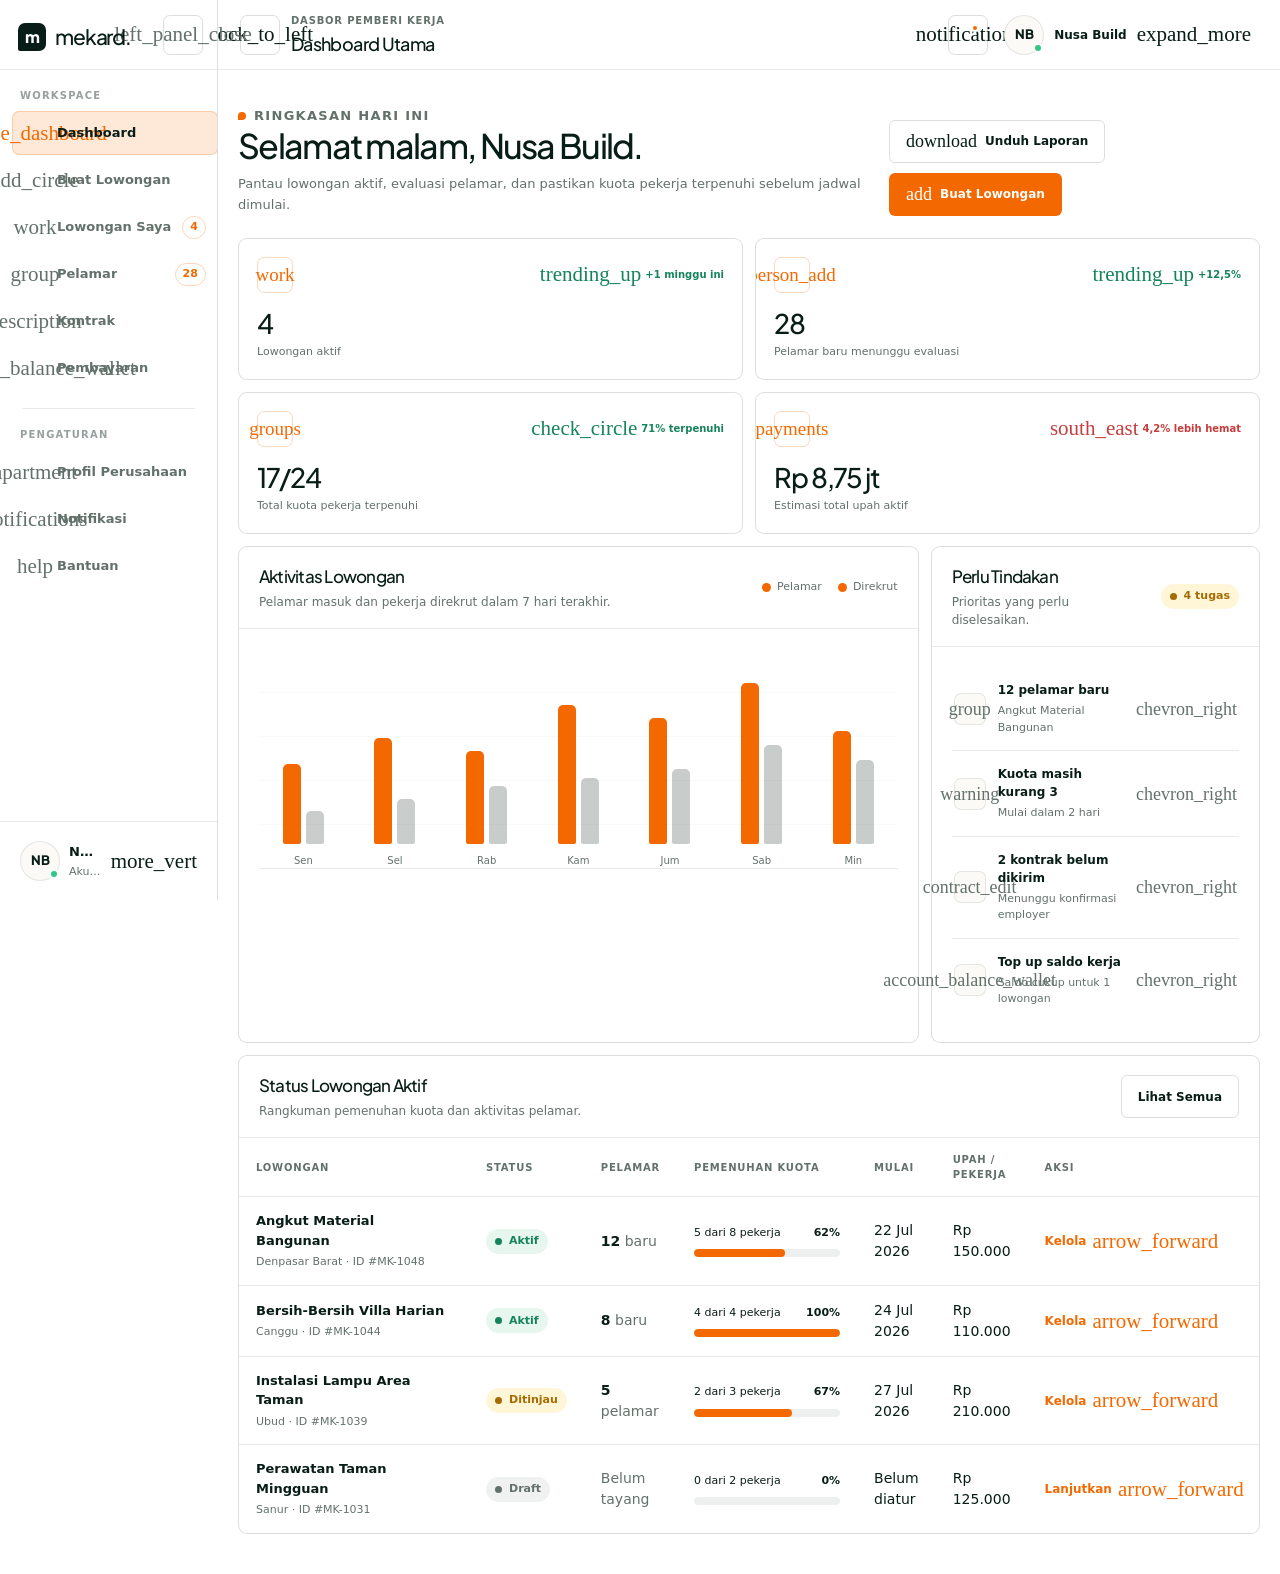
<file: index.html>
<!doctype html>
<html lang="id">
  <head>
    <meta charset="utf-8" />
    <meta name="viewport" content="width=device-width, initial-scale=1" />
    <meta http-equiv="refresh" content="0; url=./employer/dashboard/" />
    <title>Mekard Employer Dashboard</title>
  </head>
  <body>
    <p>Membuka <a href="./employer/dashboard/">Dashboard Pemberi Kerja Mekard</a>...</p>
  </body>
</html>
</file>
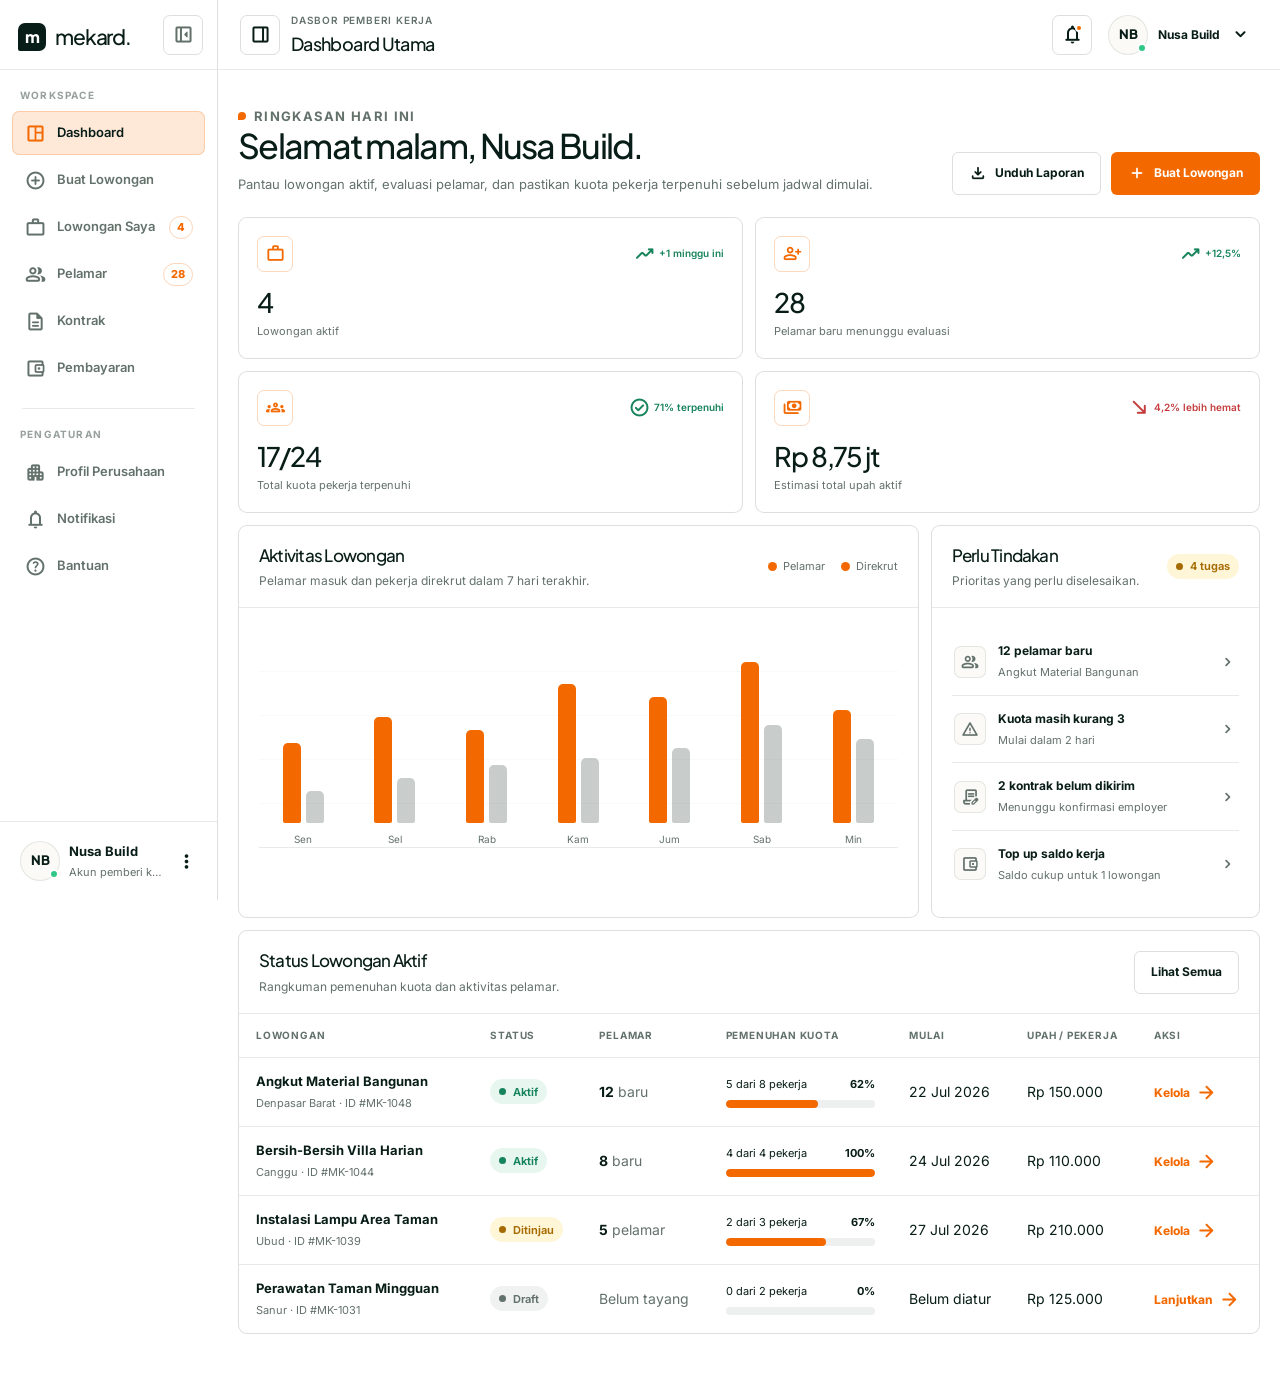
<file: employer/dashboard/index.html>
<!doctype html>
<html lang="id">
  <head>
    <meta charset="utf-8" />
    <meta name="viewport" content="width=device-width, initial-scale=1" />
    <meta name="description" content="Dashboard pemberi kerja Mekard untuk memantau lowongan, pelamar, dan pemenuhan kuota pekerja." />
    <title>Dashboard Pemberi Kerja | Mekard</title>
    <link rel="preconnect" href="https://fonts.googleapis.com" />
    <link rel="preconnect" href="https://fonts.gstatic.com" crossorigin />
    <link href="https://fonts.googleapis.com/css2?family=Inter:wght@400;500;600;700&family=Plus+Jakarta+Sans:wght@500;600;700&family=Material+Symbols+Rounded:opsz,wght,FILL,GRAD@20..48,400,0,0" rel="stylesheet" />
    <link rel="stylesheet" href="../../assets/dashboard.css" />
  </head>
  <body data-sidebar="normal">
    <div class="app-shell">
      <aside class="sidebar" aria-label="Navigasi pemberi kerja">
        <div class="sidebar__header">
          <a class="brand" href="./" aria-label="Mekard Employer">
            <span class="brand__symbol" aria-hidden="true">m</span>
            <span class="brand__word">mekard.</span>
          </a>
          <button class="sidebar__quick-toggle" type="button" data-sidebar-close aria-label="Perkecil sidebar">
            <span class="material-symbols-rounded" aria-hidden="true">left_panel_close</span>
          </button>
        </div>

        <div class="sidebar__content">
          <p class="sidebar__label">Workspace</p>
          <nav class="sidebar__nav">
            <a class="nav-item is-active" href="./" data-tooltip="Dashboard">
              <span class="nav-item__icon material-symbols-rounded" aria-hidden="true">space_dashboard</span>
              <span class="nav-item__text">Dashboard</span>
            </a>
            <a class="nav-item" href="../jobs/create/" data-tooltip="Buat Lowongan">
              <span class="nav-item__icon material-symbols-rounded" aria-hidden="true">add_circle</span>
              <span class="nav-item__text">Buat Lowongan</span>
            </a>
            <a class="nav-item" href="../jobs/123/" data-tooltip="Lowongan Saya">
              <span class="nav-item__icon material-symbols-rounded" aria-hidden="true">work</span>
              <span class="nav-item__text">Lowongan Saya</span>
              <span class="nav-item__badge">4</span>
            </a>
            <a class="nav-item" href="../jobs/123/#applicants" data-tooltip="Pelamar">
              <span class="nav-item__icon material-symbols-rounded" aria-hidden="true">group</span>
              <span class="nav-item__text">Pelamar</span>
              <span class="nav-item__badge">28</span>
            </a>
            <a class="nav-item" href="#" data-tooltip="Kontrak">
              <span class="nav-item__icon material-symbols-rounded" aria-hidden="true">description</span>
              <span class="nav-item__text">Kontrak</span>
            </a>
            <a class="nav-item" href="#" data-tooltip="Pembayaran">
              <span class="nav-item__icon material-symbols-rounded" aria-hidden="true">account_balance_wallet</span>
              <span class="nav-item__text">Pembayaran</span>
            </a>
          </nav>

          <div class="sidebar__divider"></div>
          <p class="sidebar__label">Pengaturan</p>
          <nav class="sidebar__nav">
            <a class="nav-item" href="#" data-tooltip="Profil Perusahaan">
              <span class="nav-item__icon material-symbols-rounded" aria-hidden="true">apartment</span>
              <span class="nav-item__text">Profil Perusahaan</span>
            </a>
            <a class="nav-item" href="#" data-tooltip="Notifikasi">
              <span class="nav-item__icon material-symbols-rounded" aria-hidden="true">notifications</span>
              <span class="nav-item__text">Notifikasi</span>
            </a>
            <a class="nav-item" href="#" data-tooltip="Bantuan">
              <span class="nav-item__icon material-symbols-rounded" aria-hidden="true">help</span>
              <span class="nav-item__text">Bantuan</span>
            </a>
          </nav>
        </div>

        <div class="sidebar__footer">
          <a class="sidebar-profile" href="#profil">
            <span class="avatar">NB</span>
            <span class="sidebar-profile__copy">
              <strong>Nusa Build</strong>
              <span>Akun pemberi kerja</span>
            </span>
            <span class="material-symbols-rounded" aria-hidden="true">more_vert</span>
          </a>
        </div>
      </aside>

      <div class="mobile-overlay" data-mobile-overlay aria-hidden="true"></div>

      <div class="main-shell">
        <header class="topbar">
          <div class="topbar__left">
            <button class="icon-button sidebar-state-button" type="button" data-sidebar-cycle aria-label="Ganti tampilan sidebar" title="Ganti tampilan sidebar">
              <span class="material-symbols-rounded" aria-hidden="true">dock_to_left</span>
            </button>
            <div class="page-heading">
              <span class="page-heading__eyebrow">Dasbor Pemberi Kerja</span>
              <h1>Dashboard Utama</h1>
            </div>
          </div>

          <div class="topbar__right">
            <label class="topbar-search">
              <span class="material-symbols-rounded" aria-hidden="true">search</span>
              <span class="sr-only">Cari lowongan atau pelamar</span>
              <input type="search" placeholder="Cari lowongan atau pelamar..." />
            </label>
            <button class="icon-button notification-dot" type="button" aria-label="Notifikasi" data-demo-action data-demo-title="Notifikasi" data-demo-message="Ada 6 pembaruan baru dari pelamar.">
              <span class="material-symbols-rounded" aria-hidden="true">notifications</span>
            </button>
            <button class="header-profile" type="button" aria-label="Buka profil">
              <span class="avatar">NB</span>
              <span class="header-profile__copy">
                <strong>Nusa Build</strong>
                <span>Pemberi kerja terverifikasi</span>
              </span>
              <span class="material-symbols-rounded" aria-hidden="true">expand_more</span>
            </button>
          </div>
        </header>

        <main class="app-content" id="main-content">
          <section class="content-header" aria-labelledby="welcome-title">
            <div class="content-header__copy">
              <p class="kicker">Ringkasan hari ini</p>
              <h2 id="welcome-title">Selamat malam, Nusa Build.</h2>
              <p>Pantau lowongan aktif, evaluasi pelamar, dan pastikan kuota pekerja terpenuhi sebelum jadwal dimulai.</p>
            </div>
            <div class="content-header__actions">
              <button class="button button--outline" type="button" data-demo-action data-demo-title="Laporan diunduh" data-demo-message="Laporan pemenuhan kuota sedang disiapkan.">
                <span class="material-symbols-rounded" aria-hidden="true">download</span>
                Unduh Laporan
              </button>
              <a class="button button--primary" href="../jobs/create/">
                <span class="material-symbols-rounded" aria-hidden="true">add</span>
                Buat Lowongan
              </a>
            </div>
          </section>

          <section class="stats-grid" aria-label="Statistik utama">
            <article class="card metric-card">
              <div class="metric-card__top">
                <span class="metric-card__icon"><span class="material-symbols-rounded" aria-hidden="true">work</span></span>
                <span class="metric-card__trend"><span class="material-symbols-rounded" aria-hidden="true">trending_up</span> +1 minggu ini</span>
              </div>
              <strong class="metric-card__value">4</strong>
              <span class="metric-card__label">Lowongan aktif</span>
            </article>

            <article class="card metric-card">
              <div class="metric-card__top">
                <span class="metric-card__icon"><span class="material-symbols-rounded" aria-hidden="true">person_add</span></span>
                <span class="metric-card__trend"><span class="material-symbols-rounded" aria-hidden="true">trending_up</span> +12,5%</span>
              </div>
              <strong class="metric-card__value">28</strong>
              <span class="metric-card__label">Pelamar baru menunggu evaluasi</span>
            </article>

            <article class="card metric-card">
              <div class="metric-card__top">
                <span class="metric-card__icon"><span class="material-symbols-rounded" aria-hidden="true">groups</span></span>
                <span class="metric-card__trend"><span class="material-symbols-rounded" aria-hidden="true">check_circle</span> 71% terpenuhi</span>
              </div>
              <strong class="metric-card__value">17/24</strong>
              <span class="metric-card__label">Total kuota pekerja terpenuhi</span>
            </article>

            <article class="card metric-card">
              <div class="metric-card__top">
                <span class="metric-card__icon"><span class="material-symbols-rounded" aria-hidden="true">payments</span></span>
                <span class="metric-card__trend is-down"><span class="material-symbols-rounded" aria-hidden="true">south_east</span> 4,2% lebih hemat</span>
              </div>
              <strong class="metric-card__value">Rp 8,75 jt</strong>
              <span class="metric-card__label">Estimasi total upah aktif</span>
            </article>
          </section>

          <section class="dashboard-grid">
            <article class="card chart-shell">
              <header class="card__header">
                <div class="card__header-copy">
                  <h3 class="card-title">Aktivitas Lowongan</h3>
                  <p>Pelamar masuk dan pekerja direkrut dalam 7 hari terakhir.</p>
                </div>
                <div class="chart-legend" aria-label="Legenda grafik">
                  <span><i></i> Pelamar</span>
                  <span><i></i> Direkrut</span>
                </div>
              </header>
              <div class="card__body">
                <div class="bar-chart" role="img" aria-label="Grafik pelamar dan pekerja direkrut selama tujuh hari">
                  <div class="bar-chart__item"><div class="bar-chart__bars"><span class="bar-chart__bar" style="height: 44%"></span><span class="bar-chart__bar bar-chart__bar--secondary" style="height: 18%"></span></div><span class="bar-chart__label">Sen</span></div>
                  <div class="bar-chart__item"><div class="bar-chart__bars"><span class="bar-chart__bar" style="height: 58%"></span><span class="bar-chart__bar bar-chart__bar--secondary" style="height: 25%"></span></div><span class="bar-chart__label">Sel</span></div>
                  <div class="bar-chart__item"><div class="bar-chart__bars"><span class="bar-chart__bar" style="height: 51%"></span><span class="bar-chart__bar bar-chart__bar--secondary" style="height: 32%"></span></div><span class="bar-chart__label">Rab</span></div>
                  <div class="bar-chart__item"><div class="bar-chart__bars"><span class="bar-chart__bar" style="height: 76%"></span><span class="bar-chart__bar bar-chart__bar--secondary" style="height: 36%"></span></div><span class="bar-chart__label">Kam</span></div>
                  <div class="bar-chart__item"><div class="bar-chart__bars"><span class="bar-chart__bar" style="height: 69%"></span><span class="bar-chart__bar bar-chart__bar--secondary" style="height: 41%"></span></div><span class="bar-chart__label">Jum</span></div>
                  <div class="bar-chart__item"><div class="bar-chart__bars"><span class="bar-chart__bar" style="height: 88%"></span><span class="bar-chart__bar bar-chart__bar--secondary" style="height: 54%"></span></div><span class="bar-chart__label">Sab</span></div>
                  <div class="bar-chart__item"><div class="bar-chart__bars"><span class="bar-chart__bar" style="height: 62%"></span><span class="bar-chart__bar bar-chart__bar--secondary" style="height: 46%"></span></div><span class="bar-chart__label">Min</span></div>
                </div>
              </div>
            </article>

            <aside class="card">
              <header class="card__header">
                <div class="card__header-copy">
                  <h3 class="card-title">Perlu Tindakan</h3>
                  <p>Prioritas yang perlu diselesaikan.</p>
                </div>
                <span class="status status--pending">4 tugas</span>
              </header>
              <div class="card__body">
                <div class="action-list">
                  <a class="action-item" href="../jobs/123/">
                    <span class="action-item__icon material-symbols-rounded" aria-hidden="true">group</span>
                    <span class="action-item__copy"><strong>12 pelamar baru</strong><span>Angkut Material Bangunan</span></span>
                    <span class="material-symbols-rounded" aria-hidden="true">chevron_right</span>
                  </a>
                  <a class="action-item" href="../jobs/123/">
                    <span class="action-item__icon material-symbols-rounded" aria-hidden="true">warning</span>
                    <span class="action-item__copy"><strong>Kuota masih kurang 3</strong><span>Mulai dalam 2 hari</span></span>
                    <span class="material-symbols-rounded" aria-hidden="true">chevron_right</span>
                  </a>
                  <a class="action-item" href="#">
                    <span class="action-item__icon material-symbols-rounded" aria-hidden="true">contract_edit</span>
                    <span class="action-item__copy"><strong>2 kontrak belum dikirim</strong><span>Menunggu konfirmasi employer</span></span>
                    <span class="material-symbols-rounded" aria-hidden="true">chevron_right</span>
                  </a>
                  <a class="action-item" href="#">
                    <span class="action-item__icon material-symbols-rounded" aria-hidden="true">account_balance_wallet</span>
                    <span class="action-item__copy"><strong>Top up saldo kerja</strong><span>Saldo cukup untuk 1 lowongan</span></span>
                    <span class="material-symbols-rounded" aria-hidden="true">chevron_right</span>
                  </a>
                </div>
              </div>
            </aside>
          </section>

          <section class="card table-card" aria-labelledby="jobs-table-title">
            <header class="card__header">
              <div class="card__header-copy">
                <h3 class="card-title" id="jobs-table-title">Status Lowongan Aktif</h3>
                <p>Rangkuman pemenuhan kuota dan aktivitas pelamar.</p>
              </div>
              <a class="button button--outline button--small" href="../jobs/123/">Lihat Semua</a>
            </header>
            <div class="table-scroll">
              <table class="data-table">
                <thead>
                  <tr>
                    <th>Lowongan</th>
                    <th>Status</th>
                    <th>Pelamar</th>
                    <th>Pemenuhan kuota</th>
                    <th>Mulai</th>
                    <th>Upah / pekerja</th>
                    <th>Aksi</th>
                  </tr>
                </thead>
                <tbody>
                  <tr>
                    <td class="job-cell"><strong>Angkut Material Bangunan</strong><span>Denpasar Barat · ID #MK-1048</span></td>
                    <td><span class="status status--active">Aktif</span></td>
                    <td><strong>12</strong> <span class="muted">baru</span></td>
                    <td class="quota-cell"><div class="quota-cell__top"><span>5 dari 8 pekerja</span><strong>62%</strong></div><div class="progress"><div class="progress__bar" style="width: 62%"></div></div></td>
                    <td>22 Jul 2026</td>
                    <td>Rp 150.000</td>
                    <td><a class="table-link" href="../jobs/123/">Kelola <span class="material-symbols-rounded" aria-hidden="true">arrow_forward</span></a></td>
                  </tr>
                  <tr>
                    <td class="job-cell"><strong>Bersih-Bersih Villa Harian</strong><span>Canggu · ID #MK-1044</span></td>
                    <td><span class="status status--active">Aktif</span></td>
                    <td><strong>8</strong> <span class="muted">baru</span></td>
                    <td class="quota-cell"><div class="quota-cell__top"><span>4 dari 4 pekerja</span><strong>100%</strong></div><div class="progress"><div class="progress__bar" style="width: 100%"></div></div></td>
                    <td>24 Jul 2026</td>
                    <td>Rp 110.000</td>
                    <td><a class="table-link" href="../jobs/123/">Kelola <span class="material-symbols-rounded" aria-hidden="true">arrow_forward</span></a></td>
                  </tr>
                  <tr>
                    <td class="job-cell"><strong>Instalasi Lampu Area Taman</strong><span>Ubud · ID #MK-1039</span></td>
                    <td><span class="status status--pending">Ditinjau</span></td>
                    <td><strong>5</strong> <span class="muted">pelamar</span></td>
                    <td class="quota-cell"><div class="quota-cell__top"><span>2 dari 3 pekerja</span><strong>67%</strong></div><div class="progress"><div class="progress__bar" style="width: 67%"></div></div></td>
                    <td>27 Jul 2026</td>
                    <td>Rp 210.000</td>
                    <td><a class="table-link" href="../jobs/123/">Kelola <span class="material-symbols-rounded" aria-hidden="true">arrow_forward</span></a></td>
                  </tr>
                  <tr>
                    <td class="job-cell"><strong>Perawatan Taman Mingguan</strong><span>Sanur · ID #MK-1031</span></td>
                    <td><span class="status status--draft">Draft</span></td>
                    <td><span class="muted">Belum tayang</span></td>
                    <td class="quota-cell"><div class="quota-cell__top"><span>0 dari 2 pekerja</span><strong>0%</strong></div><div class="progress"><div class="progress__bar" style="width: 0%"></div></div></td>
                    <td>Belum diatur</td>
                    <td>Rp 125.000</td>
                    <td><a class="table-link" href="../jobs/create/">Lanjutkan <span class="material-symbols-rounded" aria-hidden="true">arrow_forward</span></a></td>
                  </tr>
                </tbody>
              </table>
            </div>
          </section>
        </main>
      </div>
    </div>

    <div class="toast-region" data-toast-region aria-live="polite"></div>
    <script src="../../assets/dashboard.js"></script>
  </body>
</html>
</file>
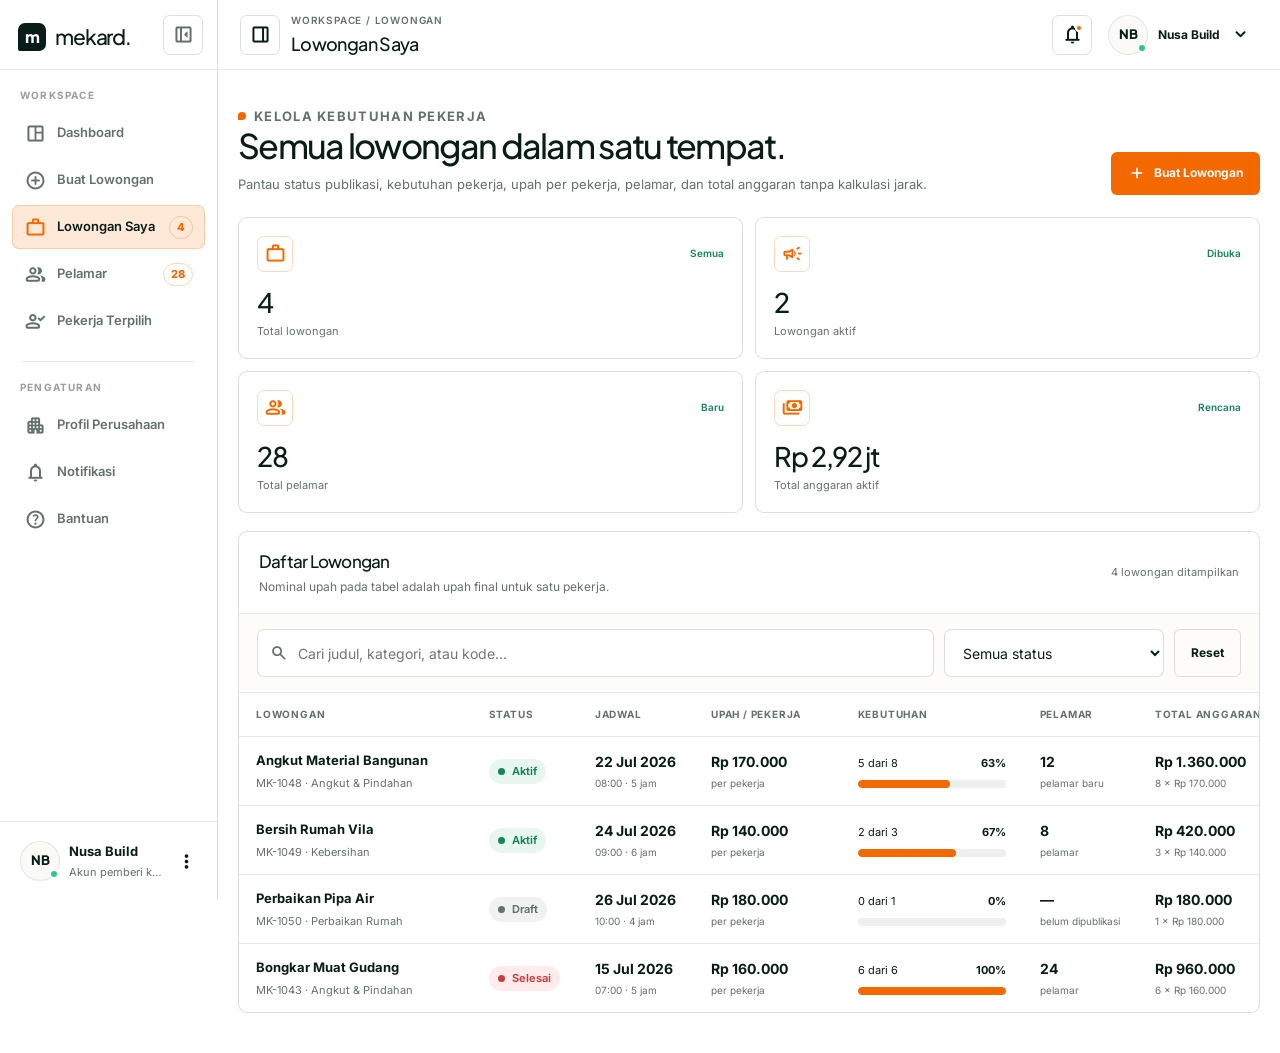
<file: employer/jobs/index.html>
<!doctype html>
<html lang="id">
<head>
  <meta charset="utf-8"/>
  <meta content="width=device-width, initial-scale=1" name="viewport"/>
  <meta content="Daftar lowongan pemberi kerja dengan status, upah per pekerja, kebutuhan, pelamar, dan total anggaran." name="description"/>
  <title>Lowongan Saya | Mekard Pemberi Kerja</title>
  <link href="https://fonts.googleapis.com" rel="preconnect"/>
  <link crossorigin="" href="https://fonts.gstatic.com" rel="preconnect"/>
  <link href="https://fonts.googleapis.com/css2?family=Inter:wght@400;500;600;700&amp;family=Plus+Jakarta+Sans:wght@500;600;700&amp;family=Material+Symbols+Rounded:opsz,wght,FILL,GRAD@20..48,400,0,0" rel="stylesheet"/>
  <link href="../../assets/dashboard.css" rel="stylesheet"/>
</head>
<body data-sidebar="normal">
<div class="app-shell">
  <aside aria-label="Navigasi pemberi kerja" class="sidebar">
    <div class="sidebar__header">
      <a aria-label="Mekard, buka dashboard pemberi kerja" class="brand" href="../dashboard/">
        <span aria-hidden="true" class="brand__symbol">m</span><span class="brand__word">mekard.</span>
      </a>
      <button aria-label="Perkecil sidebar" class="sidebar__quick-toggle" data-sidebar-close="" type="button"><span aria-hidden="true" class="material-symbols-rounded">left_panel_close</span></button>
    </div>
    <div class="sidebar__content">
      <p class="sidebar__label">Workspace</p>
      <nav class="sidebar__nav">
        <a class="nav-item" data-tooltip="Dashboard" href="../dashboard/"><span aria-hidden="true" class="nav-item__icon material-symbols-rounded">space_dashboard</span><span class="nav-item__text">Dashboard</span></a>
        <a class="nav-item" data-tooltip="Buat Lowongan" href="create/"><span aria-hidden="true" class="nav-item__icon material-symbols-rounded">add_circle</span><span class="nav-item__text">Buat Lowongan</span></a>
        <a class="nav-item is-active" data-tooltip="Lowongan Saya" href="./"><span aria-hidden="true" class="nav-item__icon material-symbols-rounded">work</span><span class="nav-item__text">Lowongan Saya</span><span class="nav-item__badge">4</span></a>
        <a class="nav-item" data-tooltip="Pelamar" href="123/#applicants"><span aria-hidden="true" class="nav-item__icon material-symbols-rounded">group</span><span class="nav-item__text">Pelamar</span><span class="nav-item__badge">28</span></a>
        <a class="nav-item" data-tooltip="Pekerja Terpilih" href="123/#applicants"><span aria-hidden="true" class="nav-item__icon material-symbols-rounded">person_check</span><span class="nav-item__text">Pekerja Terpilih</span></a>
      </nav>
      <div class="sidebar__divider"></div>
      <p class="sidebar__label">Pengaturan</p>
      <nav class="sidebar__nav">
        <a class="nav-item" data-tooltip="Profil Perusahaan" href="#"><span aria-hidden="true" class="nav-item__icon material-symbols-rounded">apartment</span><span class="nav-item__text">Profil Perusahaan</span></a>
        <a class="nav-item" data-tooltip="Notifikasi" href="#"><span aria-hidden="true" class="nav-item__icon material-symbols-rounded">notifications</span><span class="nav-item__text">Notifikasi</span></a>
        <a class="nav-item" data-tooltip="Bantuan" href="#"><span aria-hidden="true" class="nav-item__icon material-symbols-rounded">help</span><span class="nav-item__text">Bantuan</span></a>
      </nav>
    </div>
    <div class="sidebar__footer"><a class="sidebar-profile" href="#profil"><span class="avatar">NB</span><span class="sidebar-profile__copy"><strong>Nusa Build</strong><span>Akun pemberi kerja</span></span><span aria-hidden="true" class="material-symbols-rounded">more_vert</span></a></div>
  </aside>
  <div aria-hidden="true" class="mobile-overlay" data-mobile-overlay=""></div>
  <div class="main-shell">
    <header class="topbar">
      <div class="topbar__left">
        <button aria-label="Ganti tampilan sidebar" class="icon-button sidebar-state-button" data-sidebar-cycle="" title="Ganti tampilan sidebar" type="button"><span aria-hidden="true" class="material-symbols-rounded">dock_to_left</span></button>
        <div class="page-heading"><span class="page-heading__eyebrow">Workspace / Lowongan</span><h1>Lowongan Saya</h1></div>
      </div>
      <div class="topbar__right">
        <button aria-label="Notifikasi" class="icon-button notification-dot" data-demo-action="" data-demo-message="12 pelamar baru menunggu ditinjau." data-demo-title="Notifikasi" type="button"><span aria-hidden="true" class="material-symbols-rounded">notifications</span></button>
        <button aria-label="Buka profil" class="header-profile" type="button"><span class="avatar">NB</span><span class="header-profile__copy"><strong>Nusa Build</strong><span>Pemberi kerja terverifikasi</span></span><span aria-hidden="true" class="material-symbols-rounded">expand_more</span></button>
      </div>
    </header>
    <main class="app-content" id="main-content">
      <section class="content-header">
        <div class="content-header__copy">
          <p class="kicker">Kelola kebutuhan pekerja</p>
          <h2>Semua lowongan dalam satu tempat.</h2>
          <p>Pantau status publikasi, kebutuhan pekerja, upah per pekerja, pelamar, dan total anggaran tanpa kalkulasi jarak.</p>
        </div>
        <div class="content-header__actions">
          <a class="button button--primary" href="create/"><span aria-hidden="true" class="material-symbols-rounded">add</span> Buat Lowongan</a>
        </div>
      </section>

      <section aria-label="Ringkasan lowongan" class="stats-grid job-list-stats">
        <article class="card metric-card"><div class="metric-card__top"><span class="metric-card__icon material-symbols-rounded">work</span><span class="metric-card__trend">Semua</span></div><strong class="metric-card__value">4</strong><span class="metric-card__label">Total lowongan</span></article>
        <article class="card metric-card"><div class="metric-card__top"><span class="metric-card__icon material-symbols-rounded">campaign</span><span class="metric-card__trend">Dibuka</span></div><strong class="metric-card__value">2</strong><span class="metric-card__label">Lowongan aktif</span></article>
        <article class="card metric-card"><div class="metric-card__top"><span class="metric-card__icon material-symbols-rounded">group</span><span class="metric-card__trend">Baru</span></div><strong class="metric-card__value">28</strong><span class="metric-card__label">Total pelamar</span></article>
        <article class="card metric-card"><div class="metric-card__top"><span class="metric-card__icon material-symbols-rounded">payments</span><span class="metric-card__trend">Rencana</span></div><strong class="metric-card__value">Rp 2,92 jt</strong><span class="metric-card__label">Total anggaran aktif</span></article>
      </section>

      <section class="card table-card job-list-card">
        <header class="card__header job-list-header">
          <div class="card__header-copy"><h3 class="card-title">Daftar Lowongan</h3><p>Nominal upah pada tabel adalah upah final untuk satu pekerja.</p></div>
          <div class="inline-actions"><span class="muted" data-job-result>4 lowongan ditampilkan</span></div>
        </header>
        <div class="job-list-toolbar">
          <label class="filter-input"><span aria-hidden="true" class="material-symbols-rounded">search</span><span class="sr-only">Cari lowongan</span><input class="input" data-job-search placeholder="Cari judul, kategori, atau kode..." type="search"/></label>
          <label><span class="sr-only">Filter status</span><select class="select" data-job-status><option value="all">Semua status</option><option value="active">Aktif</option><option value="draft">Draft</option><option value="paused">Dijeda</option><option value="completed">Selesai</option></select></label>
          <button class="button button--outline" data-job-reset type="button">Reset</button>
        </div>
        <div class="table-scroll">
          <table class="data-table job-list-table">
            <thead><tr><th>Lowongan</th><th>Status</th><th>Jadwal</th><th>Upah / pekerja</th><th>Kebutuhan</th><th>Pelamar</th><th>Total anggaran</th><th>Aksi</th></tr></thead>
            <tbody>
              <tr data-job-row data-job-status-value="active" data-job-search-value="angkut material bangunan angkut pindahan mk-1048 denpasar">
                <td class="job-cell"><strong>Angkut Material Bangunan</strong><span>MK-1048 · Angkut &amp; Pindahan</span></td>
                <td><span class="status status--active">Aktif</span></td>
                <td><strong>22 Jul 2026</strong><span class="table-meta">08:00 · 5 jam</span></td>
                <td class="wage-cell"><strong>Rp 170.000</strong><span>per pekerja</span></td>
                <td class="quota-cell"><div class="quota-cell__top"><span>5 dari 8</span><strong>63%</strong></div><div class="progress"><div class="progress__bar" style="width:62.5%"></div></div></td>
                <td><strong>12</strong><span class="table-meta">pelamar baru</span></td>
                <td class="budget-cell"><strong>Rp 1.360.000</strong><span>8 × Rp 170.000</span></td>
                <td><div class="job-table-actions"><a class="table-link" href="123/">Kelola <span aria-hidden="true" class="material-symbols-rounded">arrow_forward</span></a></div></td>
              </tr>
              <tr data-job-row data-job-status-value="active" data-job-search-value="bersih rumah vila kebersihan mk-1049 ubud">
                <td class="job-cell"><strong>Bersih Rumah Vila</strong><span>MK-1049 · Kebersihan</span></td>
                <td><span class="status status--active">Aktif</span></td>
                <td><strong>24 Jul 2026</strong><span class="table-meta">09:00 · 6 jam</span></td>
                <td class="wage-cell"><strong>Rp 140.000</strong><span>per pekerja</span></td>
                <td class="quota-cell"><div class="quota-cell__top"><span>2 dari 3</span><strong>67%</strong></div><div class="progress"><div class="progress__bar" style="width:66.7%"></div></div></td>
                <td><strong>8</strong><span class="table-meta">pelamar</span></td>
                <td class="budget-cell"><strong>Rp 420.000</strong><span>3 × Rp 140.000</span></td>
                <td><div class="job-table-actions"><a class="table-link" href="123/">Kelola <span aria-hidden="true" class="material-symbols-rounded">arrow_forward</span></a></div></td>
              </tr>
              <tr data-job-row data-job-status-value="draft" data-job-search-value="perbaikan pipa air perbaikan rumah mk-1050 sanur">
                <td class="job-cell"><strong>Perbaikan Pipa Air</strong><span>MK-1050 · Perbaikan Rumah</span></td>
                <td><span class="status status--draft">Draft</span></td>
                <td><strong>26 Jul 2026</strong><span class="table-meta">10:00 · 4 jam</span></td>
                <td class="wage-cell"><strong>Rp 180.000</strong><span>per pekerja</span></td>
                <td class="quota-cell"><div class="quota-cell__top"><span>0 dari 1</span><strong>0%</strong></div><div class="progress"><div class="progress__bar" style="width:0%"></div></div></td>
                <td><strong>—</strong><span class="table-meta">belum dipublikasi</span></td>
                <td class="budget-cell"><strong>Rp 180.000</strong><span>1 × Rp 180.000</span></td>
                <td><div class="job-table-actions"><a class="table-link" href="create/">Lanjutkan <span aria-hidden="true" class="material-symbols-rounded">edit</span></a></div></td>
              </tr>
              <tr data-job-row data-job-status-value="completed" data-job-search-value="bongkar muat gudang angkut pindahan mk-1043 denpasar">
                <td class="job-cell"><strong>Bongkar Muat Gudang</strong><span>MK-1043 · Angkut &amp; Pindahan</span></td>
                <td><span class="status status--closed">Selesai</span></td>
                <td><strong>15 Jul 2026</strong><span class="table-meta">07:00 · 5 jam</span></td>
                <td class="wage-cell"><strong>Rp 160.000</strong><span>per pekerja</span></td>
                <td class="quota-cell"><div class="quota-cell__top"><span>6 dari 6</span><strong>100%</strong></div><div class="progress"><div class="progress__bar" style="width:100%"></div></div></td>
                <td><strong>24</strong><span class="table-meta">pelamar</span></td>
                <td class="budget-cell"><strong>Rp 960.000</strong><span>6 × Rp 160.000</span></td>
                <td><div class="job-table-actions"><a class="table-link" href="123/">Lihat catatan <span aria-hidden="true" class="material-symbols-rounded">description</span></a></div></td>
              </tr>
            </tbody>
          </table>
        </div>
        <div class="job-list-empty" data-job-empty hidden><span aria-hidden="true" class="material-symbols-rounded">search_off</span><strong>Lowongan tidak ditemukan</strong><span>Coba ubah kata pencarian atau filter status.</span></div>
      </section>
    </main>
  </div>
</div>
<div aria-live="polite" class="toast-region" data-toast-region></div>
<script src="../../assets/dashboard.js"></script>
</body>
</html>
</file>
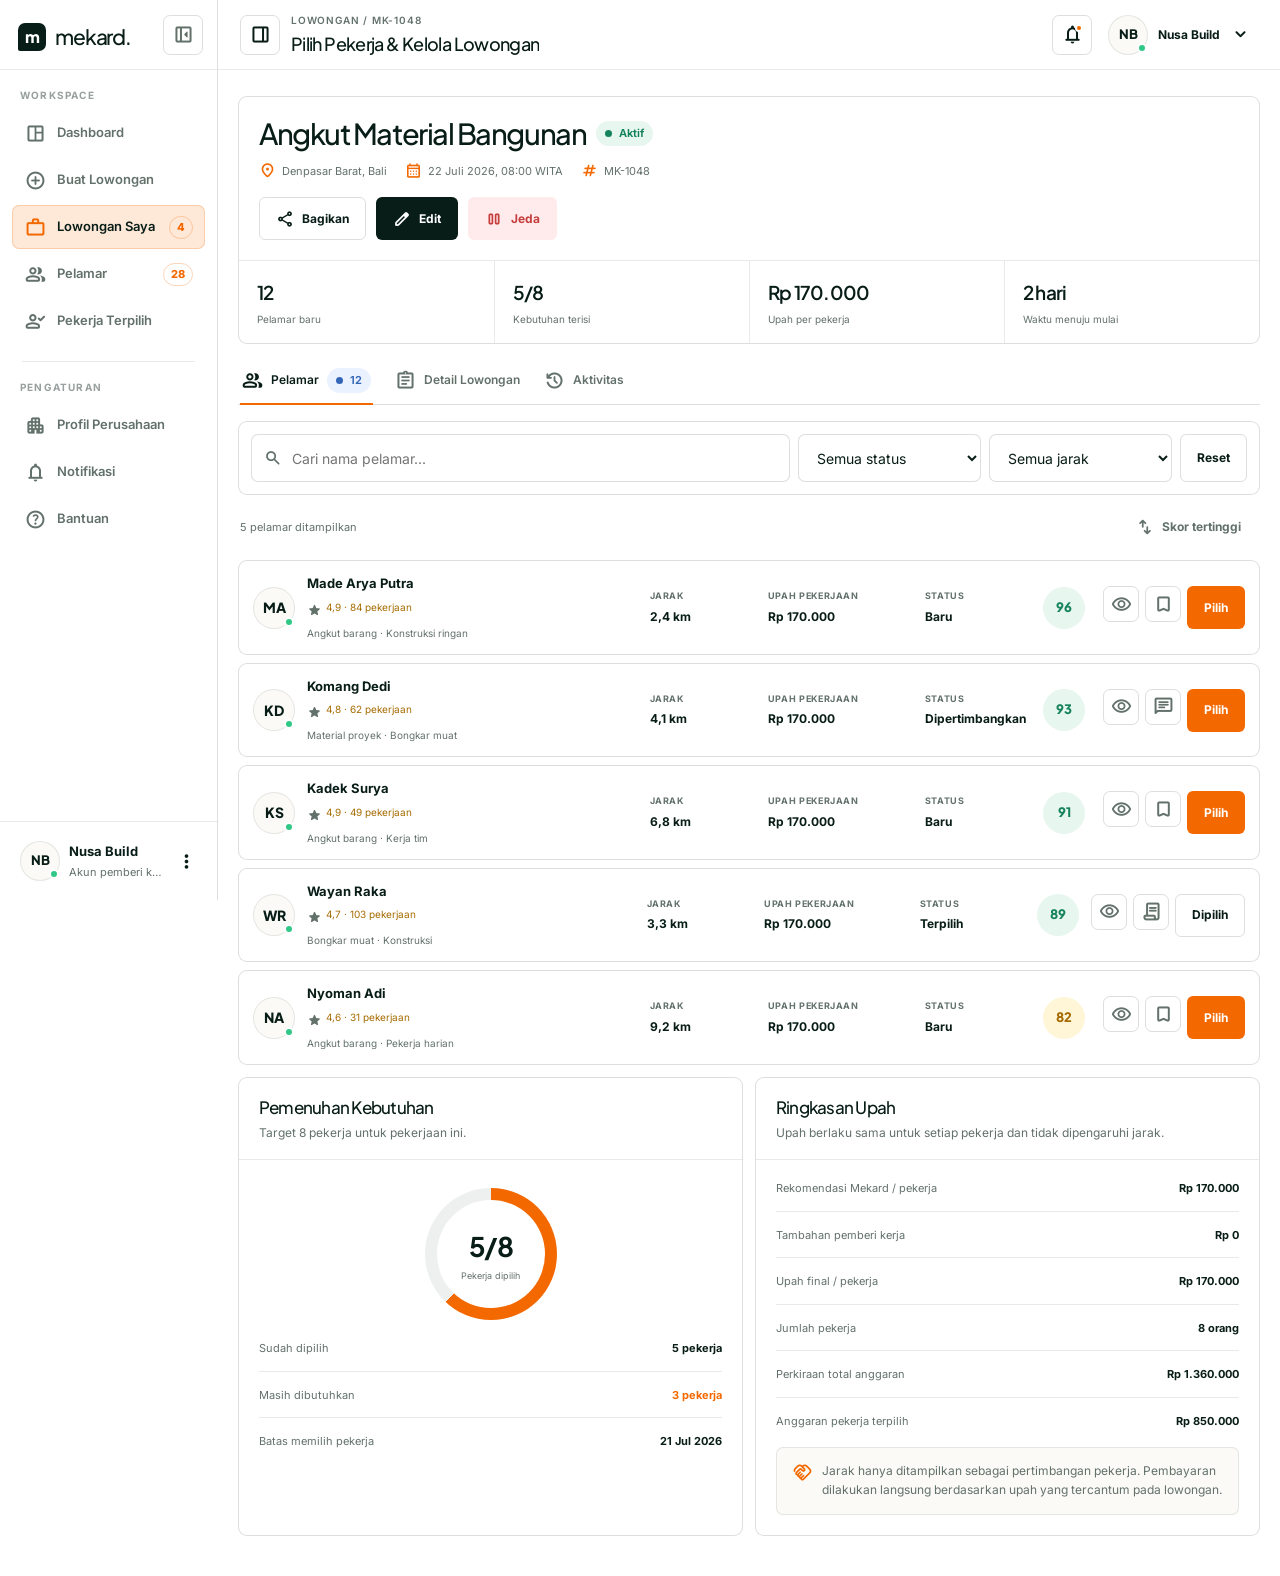
<file: employer/jobs/123/index.html>
<!DOCTYPE html>

<html lang="id">
<head>
<meta charset="utf-8"/>
<meta content="width=device-width, initial-scale=1" name="viewport"/>
<meta content="Halaman pemberi kerja untuk mengelola lowongan, memilih pekerja, dan melihat upah per pekerja yang transparan." name="description"/>
<title>Pilih Pekerja &amp; Kelola Lowongan | Mekard Pemberi Kerja</title>
<link href="https://fonts.googleapis.com" rel="preconnect"/>
<link crossorigin="" href="https://fonts.gstatic.com" rel="preconnect"/>
<link href="https://fonts.googleapis.com/css2?family=Inter:wght@400;500;600;700&amp;family=Plus+Jakarta+Sans:wght@500;600;700&amp;family=Material+Symbols+Rounded:opsz,wght,FILL,GRAD@20..48,400,0,0" rel="stylesheet"/>
<link href="../../../assets/dashboard.css" rel="stylesheet"/>
</head>
<body data-sidebar="normal">
<div class="app-shell">
<aside aria-label="Navigasi pemberi kerja" class="sidebar">
<div class="sidebar__header">
<a aria-label="Mekard, buka dashboard pemberi kerja" class="brand" href="../../dashboard/"><span aria-hidden="true" class="brand__symbol">m</span><span class="brand__word">mekard.</span></a>
<button aria-label="Perkecil sidebar" class="sidebar__quick-toggle" data-sidebar-close="" type="button">
<span aria-hidden="true" class="material-symbols-rounded">left_panel_close</span>
</button>
</div>
<div class="sidebar__content">
<p class="sidebar__label">Workspace</p>
<nav class="sidebar__nav">
<a class="nav-item" data-tooltip="Dashboard" href="../../dashboard/">
<span aria-hidden="true" class="nav-item__icon material-symbols-rounded">space_dashboard</span>
<span class="nav-item__text">Dashboard</span>
</a>
<a class="nav-item" data-tooltip="Buat Lowongan" href="../create/">
<span aria-hidden="true" class="nav-item__icon material-symbols-rounded">add_circle</span>
<span class="nav-item__text">Buat Lowongan</span>
</a>
<a class="nav-item is-active" data-tooltip="Lowongan Saya" href="./">
<span aria-hidden="true" class="nav-item__icon material-symbols-rounded">work</span>
<span class="nav-item__text">Lowongan Saya</span>
<span class="nav-item__badge">4</span>
</a>
<a class="nav-item" data-tooltip="Pelamar" href="#applicants">
<span aria-hidden="true" class="nav-item__icon material-symbols-rounded">group</span>
<span class="nav-item__text">Pelamar</span>
<span class="nav-item__badge">28</span>
</a>
<a class="nav-item" data-tooltip="Pekerja Terpilih" href="#applicants">
<span aria-hidden="true" class="nav-item__icon material-symbols-rounded">person_check</span>
<span class="nav-item__text">Pekerja Terpilih</span>
</a>
</nav>
<div class="sidebar__divider"></div>
<p class="sidebar__label">Pengaturan</p>
<nav class="sidebar__nav">
<a class="nav-item" data-tooltip="Profil Perusahaan" href="#">
<span aria-hidden="true" class="nav-item__icon material-symbols-rounded">apartment</span>
<span class="nav-item__text">Profil Perusahaan</span>
</a>
<a class="nav-item" data-tooltip="Notifikasi" href="#">
<span aria-hidden="true" class="nav-item__icon material-symbols-rounded">notifications</span>
<span class="nav-item__text">Notifikasi</span>
</a>
<a class="nav-item" data-tooltip="Bantuan" href="#">
<span aria-hidden="true" class="nav-item__icon material-symbols-rounded">help</span>
<span class="nav-item__text">Bantuan</span>
</a>
</nav>
</div>
<div class="sidebar__footer">
<a class="sidebar-profile" href="#profil">
<span class="avatar">NB</span>
<span class="sidebar-profile__copy"><strong>Nusa Build</strong><span>Akun pemberi kerja</span></span>
<span aria-hidden="true" class="material-symbols-rounded">more_vert</span>
</a>
</div>
</aside>
<div aria-hidden="true" class="mobile-overlay" data-mobile-overlay=""></div>
<div class="main-shell">
<header class="topbar">
<div class="topbar__left">
<button aria-label="Ganti tampilan sidebar" class="icon-button sidebar-state-button" data-sidebar-cycle="" title="Ganti tampilan sidebar" type="button">
<span aria-hidden="true" class="material-symbols-rounded">dock_to_left</span>
</button>
<div class="page-heading">
<span class="page-heading__eyebrow">Lowongan / MK-1048</span>
<h1>Pilih Pekerja &amp; Kelola Lowongan</h1>
</div>
</div>
<div class="topbar__right">
<label class="topbar-search">
<span aria-hidden="true" class="material-symbols-rounded">search</span>
<span class="sr-only">Cari pelamar</span>
<input data-applicant-search="" placeholder="Cari pelamar..." type="search"/>
</label>
<button aria-label="Notifikasi" class="icon-button notification-dot" data-demo-action="" data-demo-message="12 pelamar baru untuk lowongan ini." data-demo-title="Notifikasi" type="button">
<span aria-hidden="true" class="material-symbols-rounded">notifications</span>
</button>
<button aria-label="Buka profil" class="header-profile" type="button">
<span class="avatar">NB</span>
<span class="header-profile__copy"><strong>Nusa Build</strong><span>Pemberi kerja terverifikasi</span></span>
<span aria-hidden="true" class="material-symbols-rounded">expand_more</span>
</button>
</div>
</header>
<main class="app-content" id="main-content">
<section aria-labelledby="job-title" class="card job-hero">
<div class="job-hero__top">
<div>
<div class="job-hero__title-row">
<h2 id="job-title">Angkut Material Bangunan</h2>
<span class="status status--active">Aktif</span>
</div>
<div class="job-hero__meta">
<span><span aria-hidden="true" class="material-symbols-rounded">location_on</span> Denpasar Barat, Bali</span>
<span><span aria-hidden="true" class="material-symbols-rounded">calendar_month</span> 22 Juli 2026, 08:00 WITA</span>
<span><span aria-hidden="true" class="material-symbols-rounded">tag</span> MK-1048</span>
</div>
</div>
<div class="content-header__actions">
<button class="button button--outline" data-demo-action="" data-demo-message="Tautan lowongan siap dibagikan." data-demo-title="Tautan disalin" type="button">
<span aria-hidden="true" class="material-symbols-rounded">share</span> Bagikan
                </button>
<a class="button button--dark" href="../create/">
<span aria-hidden="true" class="material-symbols-rounded">edit</span> Edit
                </a>
<button class="button button--danger" data-demo-action="" data-demo-message="Lowongan tidak menerima pelamar baru sementara waktu." data-demo-title="Lowongan dijeda" type="button">
<span aria-hidden="true" class="material-symbols-rounded">pause</span> Jeda
                </button>
</div>
</div>
<div class="job-hero__stats">
<div class="job-hero__stat"><strong>12</strong><span>Pelamar baru</span></div>
<div class="job-hero__stat"><strong data-current="5" data-quota-value="" data-total="8">5/8</strong><span>Kebutuhan terisi</span></div>
<div class="job-hero__stat"><strong data-job-wage="">Rp 170.000</strong><span>Upah per pekerja</span></div>
<div class="job-hero__stat"><strong>2 hari</strong><span>Waktu menuju mulai</span></div>
</div>
</section>
<nav aria-label="Navigasi detail lowongan" class="card tabs" data-tabs="job-detail">
<button aria-selected="true" class="tab-button is-active" data-tab-target="applicants-panel" role="tab" type="button">
<span aria-hidden="true" class="material-symbols-rounded">group</span> Pelamar <span class="status status--info">12</span>
</button>
<button aria-selected="false" class="tab-button" data-tab-target="detail-panel" role="tab" type="button">
<span aria-hidden="true" class="material-symbols-rounded">assignment</span> Detail Lowongan
            </button>
<button aria-selected="false" class="tab-button" data-tab-target="activity-panel" role="tab" type="button">
<span aria-hidden="true" class="material-symbols-rounded">history</span> Aktivitas
            </button>
</nav>
<section aria-labelledby="applicants" class="tab-panel is-active" data-tab-group="job-detail" id="applicants-panel">
<div class="applicants-layout">
<div>
<div class="card filter-bar">
<label class="filter-input">
<span aria-hidden="true" class="material-symbols-rounded">search</span>
<span class="sr-only">Cari nama pelamar</span>
<input class="input" data-applicant-search="" placeholder="Cari nama pelamar..." type="search"/>
</label>
<label>
<span class="sr-only">Filter status</span>
<select class="select" data-applicant-status="">
<option value="all">Semua status</option>
<option value="new">Baru</option>
<option value="shortlisted">Dipertimbangkan</option>
<option value="hired">Terpilih</option>
</select>
</label>
<label>
<span class="sr-only">Filter jarak</span>
<select class="select" data-applicant-distance="">
<option value="999">Semua jarak</option>
<option value="3">Maks. 3 km</option>
<option value="5">Maks. 5 km</option>
<option value="10">Maks. 10 km</option>
</select>
</label>
<button class="button button--outline" data-reset-filter="" type="button">Reset</button>
</div>
<div class="inline-actions" style="justify-content: space-between; margin: 0 2px 12px">
<span class="muted" data-applicant-result="" style="font-size: 11px">5 pelamar ditampilkan</span>
<button class="button button--ghost button--small" data-demo-action="" data-demo-message="Pelamar diurutkan berdasarkan skor kecocokan." data-demo-title="Urutan diperbarui" type="button">
<span aria-hidden="true" class="material-symbols-rounded">swap_vert</span> Skor tertinggi
                  </button>
</div>
<div class="applicant-list" id="applicants">
<article class="applicant-card" data-applicant-card="" data-distance="2.4" data-name="Made Arya Putra" data-status="new" data-wage="Rp 170.000">
<div class="applicant-person">
<span class="avatar">MA</span>
<div class="applicant-person__copy">
<strong>Made Arya Putra</strong>
<span class="rating"><span aria-hidden="true" class="material-symbols-rounded">star</span> 4,9 · 84 pekerjaan</span>
<span>Angkut barang · Konstruksi ringan</span>
</div>
</div>
<div class="applicant-fact"><span>Jarak</span><strong>2,4 km</strong></div>
<div class="applicant-fact"><span>Upah pekerjaan</span><strong>Rp 170.000</strong></div>
<div class="applicant-fact"><span>Status</span><strong data-applicant-status-label="">Baru</strong></div>
<span class="score" title="Skor kecocokan">96</span>
<div class="applicant-actions">
<button aria-label="Lihat profil" class="icon-button" data-demo-action="" data-demo-message="Profil Made Arya Putra ditampilkan." data-demo-title="Profil dibuka" type="button"><span aria-hidden="true" class="material-symbols-rounded">visibility</span></button>
<button aria-label="Simpan pelamar" class="icon-button" data-demo-action="" data-demo-message="Made Arya Putra masuk daftar pilihan." data-demo-title="Pelamar disimpan" type="button"><span aria-hidden="true" class="material-symbols-rounded">bookmark</span></button>
<button class="button button--primary button--small" data-hire-applicant="" type="button">Pilih</button>
</div>
</article>
<article class="applicant-card" data-applicant-card="" data-distance="4.1" data-name="Komang Dedi" data-status="shortlisted" data-wage="Rp 170.000">
<div class="applicant-person">
<span class="avatar">KD</span>
<div class="applicant-person__copy">
<strong>Komang Dedi</strong>
<span class="rating"><span aria-hidden="true" class="material-symbols-rounded">star</span> 4,8 · 62 pekerjaan</span>
<span>Material proyek · Bongkar muat</span>
</div>
</div>
<div class="applicant-fact"><span>Jarak</span><strong>4,1 km</strong></div>
<div class="applicant-fact"><span>Upah pekerjaan</span><strong>Rp 170.000</strong></div>
<div class="applicant-fact"><span>Status</span><strong data-applicant-status-label="">Dipertimbangkan</strong></div>
<span class="score">93</span>
<div class="applicant-actions">
<button aria-label="Lihat profil" class="icon-button" data-demo-action="" data-demo-message="Profil Komang Dedi ditampilkan." data-demo-title="Profil dibuka" type="button"><span aria-hidden="true" class="material-symbols-rounded">visibility</span></button>
<button aria-label="Kirim pesan" class="icon-button" data-demo-action="" data-demo-message="Ruang percakapan dengan Komang Dedi dibuka." data-demo-title="Pesan dibuka" type="button"><span aria-hidden="true" class="material-symbols-rounded">chat</span></button>
<button class="button button--primary button--small" data-hire-applicant="" type="button">Pilih</button>
</div>
</article>
<article class="applicant-card" data-applicant-card="" data-distance="6.8" data-name="Kadek Surya" data-status="new" data-wage="Rp 170.000">
<div class="applicant-person">
<span class="avatar">KS</span>
<div class="applicant-person__copy">
<strong>Kadek Surya</strong>
<span class="rating"><span aria-hidden="true" class="material-symbols-rounded">star</span> 4,9 · 49 pekerjaan</span>
<span>Angkut barang · Kerja tim</span>
</div>
</div>
<div class="applicant-fact"><span>Jarak</span><strong>6,8 km</strong></div>
<div class="applicant-fact"><span>Upah pekerjaan</span><strong>Rp 170.000</strong></div>
<div class="applicant-fact"><span>Status</span><strong data-applicant-status-label="">Baru</strong></div>
<span class="score">91</span>
<div class="applicant-actions">
<button aria-label="Lihat profil" class="icon-button" data-demo-action="" data-demo-message="Profil Kadek Surya ditampilkan." data-demo-title="Profil dibuka" type="button"><span aria-hidden="true" class="material-symbols-rounded">visibility</span></button>
<button aria-label="Simpan pelamar" class="icon-button" data-demo-action="" data-demo-message="Kadek Surya masuk daftar pilihan." data-demo-title="Pelamar disimpan" type="button"><span aria-hidden="true" class="material-symbols-rounded">bookmark</span></button>
<button class="button button--primary button--small" data-hire-applicant="" type="button">Pilih</button>
</div>
</article>
<article class="applicant-card" data-applicant-card="" data-distance="3.3" data-name="Wayan Raka" data-status="hired" data-wage="Rp 170.000">
<div class="applicant-person">
<span class="avatar">WR</span>
<div class="applicant-person__copy">
<strong>Wayan Raka</strong>
<span class="rating"><span aria-hidden="true" class="material-symbols-rounded">star</span> 4,7 · 103 pekerjaan</span>
<span>Bongkar muat · Konstruksi</span>
</div>
</div>
<div class="applicant-fact"><span>Jarak</span><strong>3,3 km</strong></div>
<div class="applicant-fact"><span>Upah pekerjaan</span><strong>Rp 170.000</strong></div>
<div class="applicant-fact"><span>Status</span><strong data-applicant-status-label="">Terpilih</strong></div>
<span class="score">89</span>
<div class="applicant-actions">
<button aria-label="Lihat profil" class="icon-button" data-demo-action="" data-demo-message="Profil Wayan Raka ditampilkan." data-demo-title="Profil dibuka" type="button"><span aria-hidden="true" class="material-symbols-rounded">visibility</span></button>
<button aria-label="Lihat bukti konfirmasi pekerjaan" class="icon-button" data-contract-action="" type="button"><span aria-hidden="true" class="material-symbols-rounded">contract</span></button>
<button class="button button--outline button--small" disabled="" type="button">Dipilih</button>
</div>
</article>
<article class="applicant-card" data-applicant-card="" data-distance="9.2" data-name="Nyoman Adi" data-status="new" data-wage="Rp 170.000">
<div class="applicant-person">
<span class="avatar">NA</span>
<div class="applicant-person__copy">
<strong>Nyoman Adi</strong>
<span class="rating"><span aria-hidden="true" class="material-symbols-rounded">star</span> 4,6 · 31 pekerjaan</span>
<span>Angkut barang · Pekerja harian</span>
</div>
</div>
<div class="applicant-fact"><span>Jarak</span><strong>9,2 km</strong></div>
<div class="applicant-fact"><span>Upah pekerjaan</span><strong>Rp 170.000</strong></div>
<div class="applicant-fact"><span>Status</span><strong data-applicant-status-label="">Baru</strong></div>
<span class="score score--medium">82</span>
<div class="applicant-actions">
<button aria-label="Lihat profil" class="icon-button" data-demo-action="" data-demo-message="Profil Nyoman Adi ditampilkan." data-demo-title="Profil dibuka" type="button"><span aria-hidden="true" class="material-symbols-rounded">visibility</span></button>
<button aria-label="Simpan pelamar" class="icon-button" data-demo-action="" data-demo-message="Nyoman Adi masuk daftar pilihan." data-demo-title="Pelamar disimpan" type="button"><span aria-hidden="true" class="material-symbols-rounded">bookmark</span></button>
<button class="button button--primary button--small" data-hire-applicant="" type="button">Pilih</button>
</div>
</article>
</div>
</div>
<aside>
<article class="card">
<header class="card__header">
<div class="card__header-copy"><h3 class="card-title">Pemenuhan Kebutuhan</h3><p>Target 8 pekerja untuk pekerjaan ini.</p></div>
</header>
<div class="card__body">
<div class="quota-ring" data-quota-ring="">
<div class="quota-ring__copy"><strong data-current="5" data-quota-value="" data-total="8">5/8</strong><span>Pekerja dipilih</span></div>
</div>
<div class="summary-list">
<div class="summary-row"><span>Sudah dipilih</span><strong data-selected-count="">5 pekerja</strong></div>
<div class="summary-row"><span>Masih dibutuhkan</span><strong class="text-orange" data-remaining-count="">3 pekerja</strong></div>
<div class="summary-row"><span>Batas memilih pekerja</span><strong>21 Jul 2026</strong></div>
</div>
</div>
</article>
<article class="card" style="margin-top: 18px">
<header class="card__header">
<div class="card__header-copy"><h3 class="card-title">Ringkasan Upah</h3><p>Upah berlaku sama untuk setiap pekerja dan tidak dipengaruhi jarak.</p></div>
</header>
<div class="card__body">
<div class="summary-list"><div class="summary-row"><span>Rekomendasi Mekard / pekerja</span><strong>Rp 170.000</strong></div><div class="summary-row"><span>Tambahan pemberi kerja</span><strong>Rp 0</strong></div><div class="summary-row"><span>Upah final / pekerja</span><strong data-final-wage="">Rp 170.000</strong></div><div class="summary-row"><span>Jumlah pekerja</span><strong>8 orang</strong></div><div class="summary-row"><span>Perkiraan total anggaran</span><strong data-total-budget="">Rp 1.360.000</strong></div><div class="summary-row"><span>Anggaran pekerja terpilih</span><strong data-selected-budget="">Rp 850.000</strong></div></div>
<div class="system-note system-note--compact"><span aria-hidden="true" class="material-symbols-rounded">handshake</span><span>Jarak hanya ditampilkan sebagai pertimbangan pekerja. Pembayaran dilakukan langsung berdasarkan upah yang tercantum pada lowongan.</span></div>
</div>
</article>
</aside>
</div>
</section>
<section class="tab-panel" data-tab-group="job-detail" id="detail-panel">
<div class="detail-grid">
<article class="card detail-block">
<header class="card__header"><div class="card__header-copy"><h3 class="card-title">Deskripsi Pekerjaan</h3><p>Informasi yang ditampilkan kepada pekerja.</p></div></header>
<div class="card__body"><p>Memindahkan semen, pasir, bata, dan material ringan dari area bongkar menuju tempat penyimpanan proyek. Pekerja mengikuti arahan mandor, menjaga area tetap aman, dan menggunakan alat pelindung yang disediakan.</p></div>
</article>
<article class="card detail-block">
<header class="card__header"><div class="card__header-copy"><h3 class="card-title">Rincian Pekerjaan</h3><p>Indikator objektif yang digunakan sistem untuk menghitung upah.</p></div></header>
<div class="card__body">
<div class="detail-list"><div><span>Kategori</span><strong>Angkut &amp; Pindahan</strong></div><div><span>Durasi kerja</span><strong>5 jam</strong></div><div><span>Aktivitas fisik</span><strong>Berat</strong></div><div><span>Berat objek</span><strong>Di atas 15 kg</strong></div><div><span>Ketinggian / kedalaman</span><strong>Level dasar</strong></div><div><span>Alat &amp; bahan kerja</span><strong>Level aman</strong></div><div><span>Kondisi udara &amp; ruang</span><strong>Cuaca langsung</strong></div><div><span>Waktu kerja</span><strong>Jam normal</strong></div><div><span>APD</span><strong>Disediakan</strong></div><div><span>Sertifikat khusus</span><strong>Tidak diperlukan</strong></div></div>
</div>
</article>
<article class="card detail-block">
<header class="card__header"><div class="card__header-copy"><h3 class="card-title">Lokasi Kerja</h3><p>Area kerja dan instruksi kedatangan.</p></div></header>
<div class="card__body"><p>Jl. Mahendradata No. 18, Denpasar Barat, Bali. Masuk melalui gerbang proyek sebelah utara dan lapor kepada petugas keamanan sebelum menuju area bongkar.</p></div>
</article>
<article class="card detail-block">
<header class="card__header"><div class="card__header-copy"><h3 class="card-title">Catatan Upah</h3><p>Ketentuan upah yang tercatat pada lowongan.</p></div></header>
<div class="card__body"><p>Upah final adalah Rp 170.000 untuk setiap pekerja selama 5 jam kerja. Jarak pekerja tidak mengubah nominal upah. Cara dan waktu pembayaran disepakati langsung, sedangkan konfirmasi pekerjaan dicatat oleh Mekard.</p></div>
</article>
</div>
</section>
<section class="tab-panel" data-tab-group="job-detail" id="activity-panel">
<article class="card">
<header class="card__header"><div class="card__header-copy"><h3 class="card-title">Perkembangan Lowongan</h3><p>Pembaruan terbaru dari lowongan dan pelamar.</p></div></header>
<div class="card__body timeline">
<div class="timeline-item">
<span class="timeline-item__icon"><span aria-hidden="true" class="material-symbols-rounded">person_add</span></span>
<div class="timeline-item__copy"><strong>Made Arya Putra melamar</strong><span>Skor kecocokan 96 dan jarak 2,4 km.</span></div>
<time>18:42</time>
</div>
<div class="timeline-item">
<span class="timeline-item__icon"><span aria-hidden="true" class="material-symbols-rounded">payments</span></span>
<div class="timeline-item__copy"><strong>Rekomendasi upah diperbarui</strong><span>Estimasi diperbarui setelah indikator aktivitas fisik dan berat objek disesuaikan.</span></div>
<time>17:10</time>
</div>
<div class="timeline-item">
<span class="timeline-item__icon"><span aria-hidden="true" class="material-symbols-rounded">group_add</span></span>
<div class="timeline-item__copy"><strong>Wayan Raka dipilih</strong><span>Wayan sudah diberi kabar dan kebutuhan pekerja telah diperbarui.</span></div>
<time>14:25</time>
</div>
<div class="timeline-item">
<span class="timeline-item__icon"><span aria-hidden="true" class="material-symbols-rounded">publish</span></span>
<div class="timeline-item__copy"><strong>Lowongan dipublikasikan</strong><span>Lowongan tersedia untuk pekerja di radius 15 km.</span></div>
<time>19 Jul</time>
</div>
</div>
</article>
</section>
</main>
</div>
</div>
<div class="modal-backdrop" data-modal-backdrop="" hidden="">
<section aria-labelledby="hire-modal-title" aria-modal="true" class="modal" role="dialog">
<div class="modal__body">
<span aria-hidden="true" class="modal__icon material-symbols-rounded">person_check</span>
<h2 id="hire-modal-title">Pilih pekerja ini?</h2>
<p>Dengan memilih <strong data-modal-name="">Pelamar</strong>, Anda mengonfirmasi jadwal, rincian pekerjaan, dan upah yang tercantum. Sistem akan membuat catatan konfirmasi pekerjaan.</p>
<div class="modal__summary"><div><span>Upah per pekerja</span><strong data-modal-wage="">—</strong></div><div><span>Durasi kerja</span><strong>5 jam</strong></div><div><span>Jarak ke lokasi</span><strong data-modal-distance="">—</strong></div><div><span>Catatan sistem</span><strong class="text-orange">Akan dibuat</strong></div></div>
</div>
<footer class="modal__footer">
<button class="button button--outline" data-modal-close="" type="button">Batal</button>
<button class="button button--primary" data-confirm-hire="" type="button"><span aria-hidden="true" class="material-symbols-rounded">check</span> Konfirmasi &amp; Pilih</button>
</footer>
</section>
</div>
<div aria-live="polite" class="toast-region" data-toast-region=""></div>
<script src="../../../assets/dashboard.js"></script>
</body>
</html>
</file>
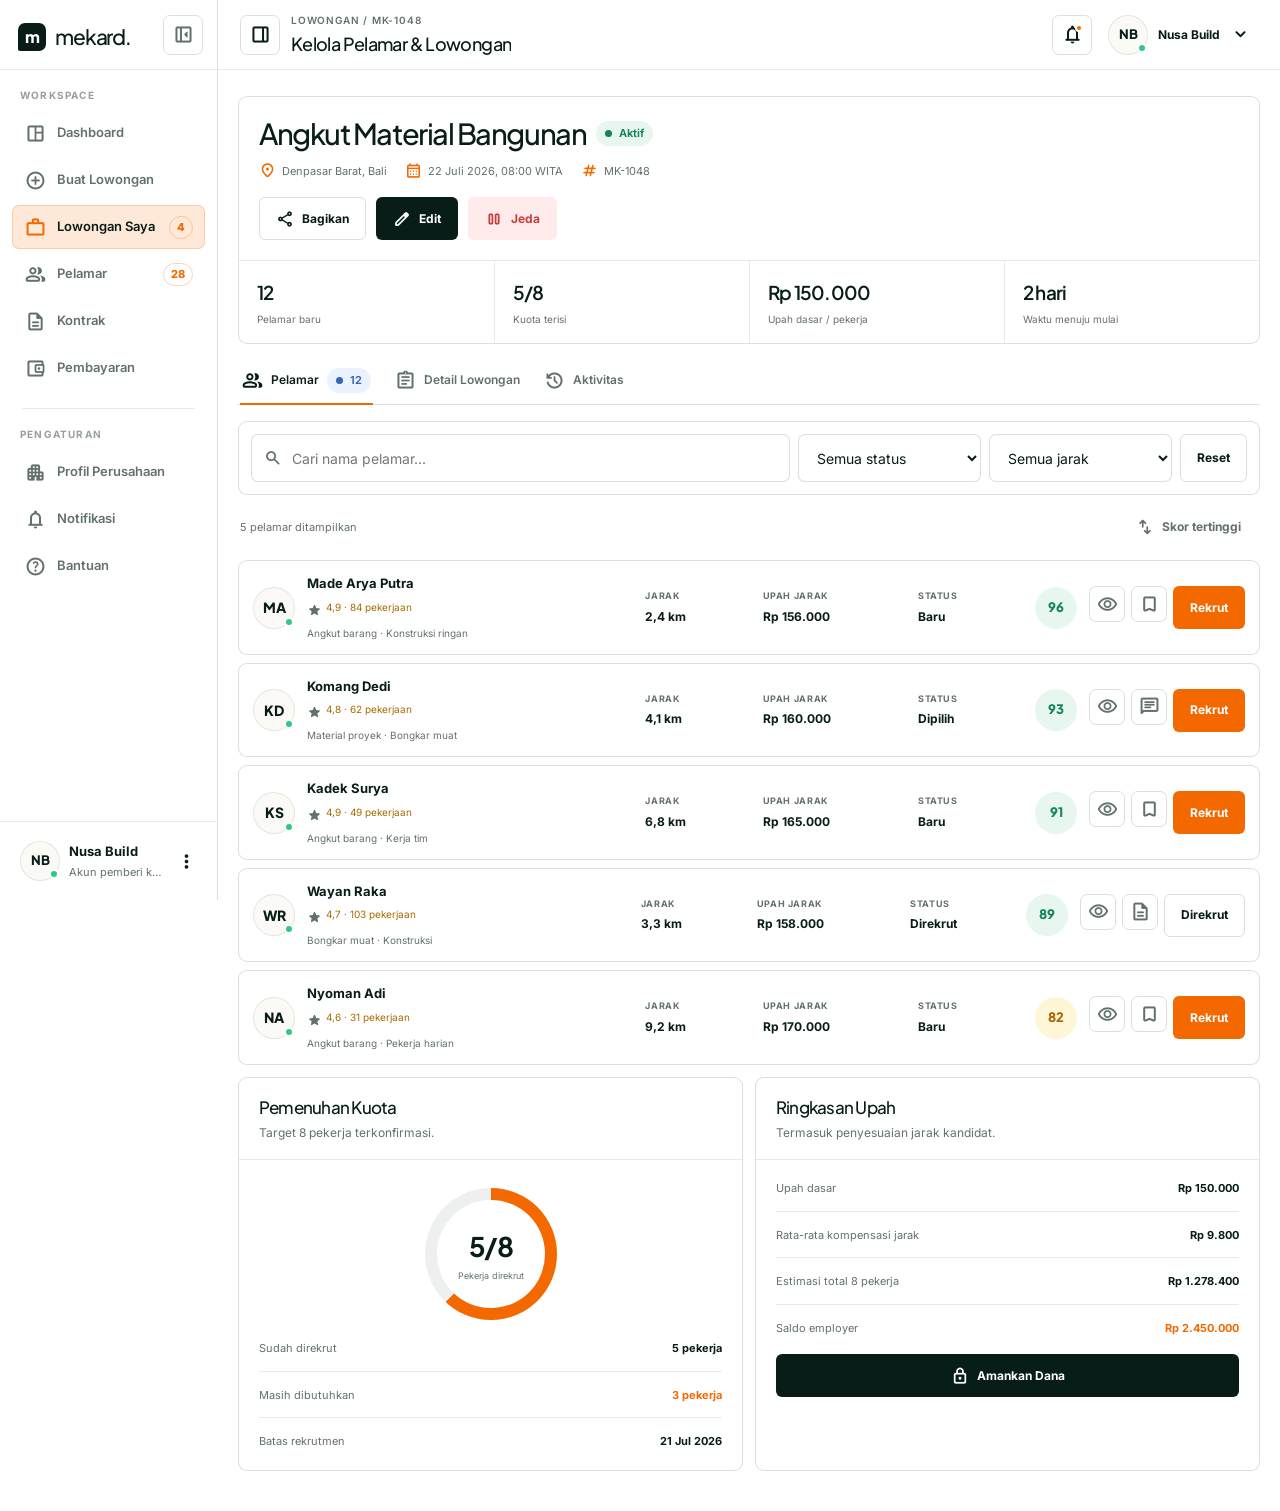
<file: employer/jobs/[id]/index.html>
<!doctype html>
<html lang="id">
  <head>
    <meta charset="utf-8" />
    <meta name="viewport" content="width=device-width, initial-scale=1" />
    <meta name="description" content="Panel employer untuk mengevaluasi pelamar, melihat upah berbasis jarak, dan mengonfirmasi rekrutmen." />
    <title>Kelola Pelamar & Lowongan | Mekard Employer</title>
    <link rel="preconnect" href="https://fonts.googleapis.com" />
    <link rel="preconnect" href="https://fonts.gstatic.com" crossorigin />
    <link href="https://fonts.googleapis.com/css2?family=Inter:wght@400;500;600;700&family=Plus+Jakarta+Sans:wght@500;600;700&family=Material+Symbols+Rounded:opsz,wght,FILL,GRAD@20..48,400,0,0" rel="stylesheet" />
    <link rel="stylesheet" href="../../../assets/dashboard.css" />
  </head>
  <body data-sidebar="normal">
    <div class="app-shell">
      <aside class="sidebar" aria-label="Navigasi pemberi kerja">
        <div class="sidebar__header">
          <a class="brand" href="../../dashboard/" aria-label="Mekard Employer">
            <span class="brand__symbol" aria-hidden="true">m</span>
            <span class="brand__word">mekard.</span>
          </a>
          <button class="sidebar__quick-toggle" type="button" data-sidebar-close aria-label="Perkecil sidebar">
            <span class="material-symbols-rounded" aria-hidden="true">left_panel_close</span>
          </button>
        </div>

        <div class="sidebar__content">
          <p class="sidebar__label">Workspace</p>
          <nav class="sidebar__nav">
            <a class="nav-item" href="../../dashboard/" data-tooltip="Dashboard">
              <span class="nav-item__icon material-symbols-rounded" aria-hidden="true">space_dashboard</span>
              <span class="nav-item__text">Dashboard</span>
            </a>
            <a class="nav-item" href="../create/" data-tooltip="Buat Lowongan">
              <span class="nav-item__icon material-symbols-rounded" aria-hidden="true">add_circle</span>
              <span class="nav-item__text">Buat Lowongan</span>
            </a>
            <a class="nav-item is-active" href="./" data-tooltip="Lowongan Saya">
              <span class="nav-item__icon material-symbols-rounded" aria-hidden="true">work</span>
              <span class="nav-item__text">Lowongan Saya</span>
              <span class="nav-item__badge">4</span>
            </a>
            <a class="nav-item" href="#applicants" data-tooltip="Pelamar">
              <span class="nav-item__icon material-symbols-rounded" aria-hidden="true">group</span>
              <span class="nav-item__text">Pelamar</span>
              <span class="nav-item__badge">28</span>
            </a>
            <a class="nav-item" href="#" data-tooltip="Kontrak">
              <span class="nav-item__icon material-symbols-rounded" aria-hidden="true">description</span>
              <span class="nav-item__text">Kontrak</span>
            </a>
            <a class="nav-item" href="#" data-tooltip="Pembayaran">
              <span class="nav-item__icon material-symbols-rounded" aria-hidden="true">account_balance_wallet</span>
              <span class="nav-item__text">Pembayaran</span>
            </a>
          </nav>

          <div class="sidebar__divider"></div>
          <p class="sidebar__label">Pengaturan</p>
          <nav class="sidebar__nav">
            <a class="nav-item" href="#" data-tooltip="Profil Perusahaan">
              <span class="nav-item__icon material-symbols-rounded" aria-hidden="true">apartment</span>
              <span class="nav-item__text">Profil Perusahaan</span>
            </a>
            <a class="nav-item" href="#" data-tooltip="Notifikasi">
              <span class="nav-item__icon material-symbols-rounded" aria-hidden="true">notifications</span>
              <span class="nav-item__text">Notifikasi</span>
            </a>
            <a class="nav-item" href="#" data-tooltip="Bantuan">
              <span class="nav-item__icon material-symbols-rounded" aria-hidden="true">help</span>
              <span class="nav-item__text">Bantuan</span>
            </a>
          </nav>
        </div>

        <div class="sidebar__footer">
          <a class="sidebar-profile" href="#profil">
            <span class="avatar">NB</span>
            <span class="sidebar-profile__copy"><strong>Nusa Build</strong><span>Akun pemberi kerja</span></span>
            <span class="material-symbols-rounded" aria-hidden="true">more_vert</span>
          </a>
        </div>
      </aside>

      <div class="mobile-overlay" data-mobile-overlay aria-hidden="true"></div>

      <div class="main-shell">
        <header class="topbar">
          <div class="topbar__left">
            <button class="icon-button sidebar-state-button" type="button" data-sidebar-cycle aria-label="Ganti tampilan sidebar" title="Ganti tampilan sidebar">
              <span class="material-symbols-rounded" aria-hidden="true">dock_to_left</span>
            </button>
            <div class="page-heading">
              <span class="page-heading__eyebrow">Lowongan / MK-1048</span>
              <h1>Kelola Pelamar & Lowongan</h1>
            </div>
          </div>
          <div class="topbar__right">
            <label class="topbar-search">
              <span class="material-symbols-rounded" aria-hidden="true">search</span>
              <span class="sr-only">Cari pelamar</span>
              <input type="search" placeholder="Cari pelamar..." data-applicant-search />
            </label>
            <button class="icon-button notification-dot" type="button" aria-label="Notifikasi" data-demo-action data-demo-title="Notifikasi" data-demo-message="12 pelamar baru untuk lowongan ini.">
              <span class="material-symbols-rounded" aria-hidden="true">notifications</span>
            </button>
            <button class="header-profile" type="button" aria-label="Buka profil">
              <span class="avatar">NB</span>
              <span class="header-profile__copy"><strong>Nusa Build</strong><span>Pemberi kerja terverifikasi</span></span>
              <span class="material-symbols-rounded" aria-hidden="true">expand_more</span>
            </button>
          </div>
        </header>

        <main class="app-content" id="main-content">
          <section class="card job-hero" aria-labelledby="job-title">
            <div class="job-hero__top">
              <div>
                <div class="job-hero__title-row">
                  <h2 id="job-title">Angkut Material Bangunan</h2>
                  <span class="status status--active">Aktif</span>
                </div>
                <div class="job-hero__meta">
                  <span><span class="material-symbols-rounded" aria-hidden="true">location_on</span> Denpasar Barat, Bali</span>
                  <span><span class="material-symbols-rounded" aria-hidden="true">calendar_month</span> 22 Juli 2026, 08:00 WITA</span>
                  <span><span class="material-symbols-rounded" aria-hidden="true">tag</span> MK-1048</span>
                </div>
              </div>
              <div class="content-header__actions">
                <button class="button button--outline" type="button" data-demo-action data-demo-title="Tautan disalin" data-demo-message="Tautan lowongan siap dibagikan.">
                  <span class="material-symbols-rounded" aria-hidden="true">share</span> Bagikan
                </button>
                <a class="button button--dark" href="../create/">
                  <span class="material-symbols-rounded" aria-hidden="true">edit</span> Edit
                </a>
                <button class="button button--danger" type="button" data-demo-action data-demo-title="Lowongan dijeda" data-demo-message="Lowongan tidak menerima pelamar baru sementara waktu.">
                  <span class="material-symbols-rounded" aria-hidden="true">pause</span> Jeda
                </button>
              </div>
            </div>
            <div class="job-hero__stats">
              <div class="job-hero__stat"><strong>12</strong><span>Pelamar baru</span></div>
              <div class="job-hero__stat"><strong data-quota-value data-current="5" data-total="8">5/8</strong><span>Kuota terisi</span></div>
              <div class="job-hero__stat"><strong>Rp 150.000</strong><span>Upah dasar / pekerja</span></div>
              <div class="job-hero__stat"><strong>2 hari</strong><span>Waktu menuju mulai</span></div>
            </div>
          </section>

          <nav class="card tabs" data-tabs="job-detail" aria-label="Navigasi detail lowongan">
            <button class="tab-button is-active" type="button" role="tab" aria-selected="true" data-tab-target="applicants-panel">
              <span class="material-symbols-rounded" aria-hidden="true">group</span> Pelamar <span class="status status--info">12</span>
            </button>
            <button class="tab-button" type="button" role="tab" aria-selected="false" data-tab-target="detail-panel">
              <span class="material-symbols-rounded" aria-hidden="true">assignment</span> Detail Lowongan
            </button>
            <button class="tab-button" type="button" role="tab" aria-selected="false" data-tab-target="activity-panel">
              <span class="material-symbols-rounded" aria-hidden="true">history</span> Aktivitas
            </button>
          </nav>

          <section class="tab-panel is-active" id="applicants-panel" data-tab-group="job-detail" aria-labelledby="applicants">
            <div class="applicants-layout">
              <div>
                <div class="card filter-bar">
                  <label class="filter-input">
                    <span class="material-symbols-rounded" aria-hidden="true">search</span>
                    <span class="sr-only">Cari nama pelamar</span>
                    <input class="input" type="search" placeholder="Cari nama pelamar..." data-applicant-search />
                  </label>
                  <label>
                    <span class="sr-only">Filter status</span>
                    <select class="select" data-applicant-status>
                      <option value="all">Semua status</option>
                      <option value="new">Baru</option>
                      <option value="shortlisted">Dipilih</option>
                      <option value="hired">Direkrut</option>
                    </select>
                  </label>
                  <label>
                    <span class="sr-only">Filter jarak</span>
                    <select class="select" data-applicant-distance>
                      <option value="999">Semua jarak</option>
                      <option value="3">Maks. 3 km</option>
                      <option value="5">Maks. 5 km</option>
                      <option value="10">Maks. 10 km</option>
                    </select>
                  </label>
                  <button class="button button--outline" type="button" data-reset-filter>Reset</button>
                </div>

                <div class="inline-actions" style="justify-content: space-between; margin: 0 2px 12px">
                  <span class="muted" style="font-size: 11px" data-applicant-result>5 pelamar ditampilkan</span>
                  <button class="button button--ghost button--small" type="button" data-demo-action data-demo-title="Urutan diperbarui" data-demo-message="Pelamar diurutkan berdasarkan skor kecocokan.">
                    <span class="material-symbols-rounded" aria-hidden="true">swap_vert</span> Skor tertinggi
                  </button>
                </div>

                <div class="applicant-list" id="applicants">
                  <article class="applicant-card" data-applicant-card data-name="Made Arya Putra" data-status="new" data-distance="2.4" data-wage="Rp 156.000">
                    <div class="applicant-person">
                      <span class="avatar">MA</span>
                      <div class="applicant-person__copy">
                        <strong>Made Arya Putra</strong>
                        <span class="rating"><span class="material-symbols-rounded" aria-hidden="true">star</span> 4,9 · 84 pekerjaan</span>
                        <span>Angkut barang · Konstruksi ringan</span>
                      </div>
                    </div>
                    <div class="applicant-fact"><span>Jarak</span><strong>2,4 km</strong></div>
                    <div class="applicant-fact"><span>Upah jarak</span><strong>Rp 156.000</strong></div>
                    <div class="applicant-fact"><span>Status</span><strong data-applicant-status-label>Baru</strong></div>
                    <span class="score" title="Skor kecocokan">96</span>
                    <div class="applicant-actions">
                      <button class="icon-button" type="button" aria-label="Lihat profil" data-demo-action data-demo-title="Profil dibuka" data-demo-message="Profil Made Arya Putra ditampilkan."><span class="material-symbols-rounded" aria-hidden="true">visibility</span></button>
                      <button class="icon-button" type="button" aria-label="Simpan kandidat" data-demo-action data-demo-title="Kandidat disimpan" data-demo-message="Made Arya Putra masuk shortlist."><span class="material-symbols-rounded" aria-hidden="true">bookmark</span></button>
                      <button class="button button--primary button--small" type="button" data-hire-applicant>Rekrut</button>
                    </div>
                  </article>

                  <article class="applicant-card" data-applicant-card data-name="Komang Dedi" data-status="shortlisted" data-distance="4.1" data-wage="Rp 160.000">
                    <div class="applicant-person">
                      <span class="avatar">KD</span>
                      <div class="applicant-person__copy">
                        <strong>Komang Dedi</strong>
                        <span class="rating"><span class="material-symbols-rounded" aria-hidden="true">star</span> 4,8 · 62 pekerjaan</span>
                        <span>Material proyek · Bongkar muat</span>
                      </div>
                    </div>
                    <div class="applicant-fact"><span>Jarak</span><strong>4,1 km</strong></div>
                    <div class="applicant-fact"><span>Upah jarak</span><strong>Rp 160.000</strong></div>
                    <div class="applicant-fact"><span>Status</span><strong data-applicant-status-label>Dipilih</strong></div>
                    <span class="score">93</span>
                    <div class="applicant-actions">
                      <button class="icon-button" type="button" aria-label="Lihat profil" data-demo-action data-demo-title="Profil dibuka" data-demo-message="Profil Komang Dedi ditampilkan."><span class="material-symbols-rounded" aria-hidden="true">visibility</span></button>
                      <button class="icon-button" type="button" aria-label="Kirim pesan" data-demo-action data-demo-title="Pesan dibuka" data-demo-message="Ruang percakapan dengan Komang Dedi dibuka."><span class="material-symbols-rounded" aria-hidden="true">chat</span></button>
                      <button class="button button--primary button--small" type="button" data-hire-applicant>Rekrut</button>
                    </div>
                  </article>

                  <article class="applicant-card" data-applicant-card data-name="Kadek Surya" data-status="new" data-distance="6.8" data-wage="Rp 165.000">
                    <div class="applicant-person">
                      <span class="avatar">KS</span>
                      <div class="applicant-person__copy">
                        <strong>Kadek Surya</strong>
                        <span class="rating"><span class="material-symbols-rounded" aria-hidden="true">star</span> 4,9 · 49 pekerjaan</span>
                        <span>Angkut barang · Kerja tim</span>
                      </div>
                    </div>
                    <div class="applicant-fact"><span>Jarak</span><strong>6,8 km</strong></div>
                    <div class="applicant-fact"><span>Upah jarak</span><strong>Rp 165.000</strong></div>
                    <div class="applicant-fact"><span>Status</span><strong data-applicant-status-label>Baru</strong></div>
                    <span class="score">91</span>
                    <div class="applicant-actions">
                      <button class="icon-button" type="button" aria-label="Lihat profil" data-demo-action data-demo-title="Profil dibuka" data-demo-message="Profil Kadek Surya ditampilkan."><span class="material-symbols-rounded" aria-hidden="true">visibility</span></button>
                      <button class="icon-button" type="button" aria-label="Simpan kandidat" data-demo-action data-demo-title="Kandidat disimpan" data-demo-message="Kadek Surya masuk shortlist."><span class="material-symbols-rounded" aria-hidden="true">bookmark</span></button>
                      <button class="button button--primary button--small" type="button" data-hire-applicant>Rekrut</button>
                    </div>
                  </article>

                  <article class="applicant-card" data-applicant-card data-name="Wayan Raka" data-status="hired" data-distance="3.3" data-wage="Rp 158.000">
                    <div class="applicant-person">
                      <span class="avatar">WR</span>
                      <div class="applicant-person__copy">
                        <strong>Wayan Raka</strong>
                        <span class="rating"><span class="material-symbols-rounded" aria-hidden="true">star</span> 4,7 · 103 pekerjaan</span>
                        <span>Bongkar muat · Konstruksi</span>
                      </div>
                    </div>
                    <div class="applicant-fact"><span>Jarak</span><strong>3,3 km</strong></div>
                    <div class="applicant-fact"><span>Upah jarak</span><strong>Rp 158.000</strong></div>
                    <div class="applicant-fact"><span>Status</span><strong data-applicant-status-label>Direkrut</strong></div>
                    <span class="score">89</span>
                    <div class="applicant-actions">
                      <button class="icon-button" type="button" aria-label="Lihat profil" data-demo-action data-demo-title="Profil dibuka" data-demo-message="Profil Wayan Raka ditampilkan."><span class="material-symbols-rounded" aria-hidden="true">visibility</span></button>
                      <button class="icon-button" type="button" aria-label="Buka kontrak" data-demo-action data-demo-title="Kontrak dibuka" data-demo-message="Kontrak digital Wayan Raka ditampilkan."><span class="material-symbols-rounded" aria-hidden="true">description</span></button>
                      <button class="button button--outline button--small" type="button" disabled>Direkrut</button>
                    </div>
                  </article>

                  <article class="applicant-card" data-applicant-card data-name="Nyoman Adi" data-status="new" data-distance="9.2" data-wage="Rp 170.000">
                    <div class="applicant-person">
                      <span class="avatar">NA</span>
                      <div class="applicant-person__copy">
                        <strong>Nyoman Adi</strong>
                        <span class="rating"><span class="material-symbols-rounded" aria-hidden="true">star</span> 4,6 · 31 pekerjaan</span>
                        <span>Angkut barang · Pekerja harian</span>
                      </div>
                    </div>
                    <div class="applicant-fact"><span>Jarak</span><strong>9,2 km</strong></div>
                    <div class="applicant-fact"><span>Upah jarak</span><strong>Rp 170.000</strong></div>
                    <div class="applicant-fact"><span>Status</span><strong data-applicant-status-label>Baru</strong></div>
                    <span class="score score--medium">82</span>
                    <div class="applicant-actions">
                      <button class="icon-button" type="button" aria-label="Lihat profil" data-demo-action data-demo-title="Profil dibuka" data-demo-message="Profil Nyoman Adi ditampilkan."><span class="material-symbols-rounded" aria-hidden="true">visibility</span></button>
                      <button class="icon-button" type="button" aria-label="Simpan kandidat" data-demo-action data-demo-title="Kandidat disimpan" data-demo-message="Nyoman Adi masuk shortlist."><span class="material-symbols-rounded" aria-hidden="true">bookmark</span></button>
                      <button class="button button--primary button--small" type="button" data-hire-applicant>Rekrut</button>
                    </div>
                  </article>
                </div>
              </div>

              <aside>
                <article class="card">
                  <header class="card__header">
                    <div class="card__header-copy"><h3 class="card-title">Pemenuhan Kuota</h3><p>Target 8 pekerja terkonfirmasi.</p></div>
                  </header>
                  <div class="card__body">
                    <div class="quota-ring" data-quota-ring>
                      <div class="quota-ring__copy"><strong data-quota-value data-current="5" data-total="8">5/8</strong><span>Pekerja direkrut</span></div>
                    </div>
                    <div class="summary-list">
                      <div class="summary-row"><span>Sudah direkrut</span><strong>5 pekerja</strong></div>
                      <div class="summary-row"><span>Masih dibutuhkan</span><strong class="text-orange">3 pekerja</strong></div>
                      <div class="summary-row"><span>Batas rekrutmen</span><strong>21 Jul 2026</strong></div>
                    </div>
                  </div>
                </article>

                <article class="card" style="margin-top: 18px">
                  <header class="card__header">
                    <div class="card__header-copy"><h3 class="card-title">Ringkasan Upah</h3><p>Termasuk penyesuaian jarak kandidat.</p></div>
                  </header>
                  <div class="card__body">
                    <div class="summary-list">
                      <div class="summary-row"><span>Upah dasar</span><strong>Rp 150.000</strong></div>
                      <div class="summary-row"><span>Rata-rata kompensasi jarak</span><strong>Rp 9.800</strong></div>
                      <div class="summary-row"><span>Estimasi total 8 pekerja</span><strong>Rp 1.278.400</strong></div>
                      <div class="summary-row"><span>Saldo employer</span><strong class="text-orange">Rp 2.450.000</strong></div>
                    </div>
                    <button class="button button--dark" style="width: 100%; margin-top: 18px" type="button" data-demo-action data-demo-title="Saldo diamankan" data-demo-message="Dana lowongan sudah dialokasikan ke escrow Mekard.">
                      <span class="material-symbols-rounded" aria-hidden="true">lock</span> Amankan Dana
                    </button>
                  </div>
                </article>
              </aside>
            </div>
          </section>

          <section class="tab-panel" id="detail-panel" data-tab-group="job-detail">
            <div class="detail-grid">
              <article class="card detail-block">
                <header class="card__header"><div class="card__header-copy"><h3 class="card-title">Deskripsi Pekerjaan</h3><p>Informasi yang ditampilkan kepada pekerja.</p></div></header>
                <div class="card__body"><p>Memindahkan semen, pasir, bata, dan material ringan dari area bongkar menuju tempat penyimpanan proyek. Pekerja mengikuti arahan mandor, menjaga area tetap aman, dan menggunakan alat pelindung yang disediakan.</p></div>
              </article>
              <article class="card detail-block">
                <header class="card__header"><div class="card__header-copy"><h3 class="card-title">Spesifikasi</h3><p>Parameter kalkulasi dan pelaksanaan.</p></div></header>
                <div class="card__body">
                  <div class="detail-list">
                    <div><span>Kategori</span><strong>Angkut & Pindahan</strong></div>
                    <div><span>Keterampilan</span><strong>Terampil</strong></div>
                    <div><span>Durasi</span><strong>5 jam</strong></div>
                    <div><span>Risiko</span><strong>Sedang</strong></div>
                    <div><span>Jadwal</span><strong>Normal</strong></div>
                    <div><span>APD</span><strong>Disediakan</strong></div>
                  </div>
                </div>
              </article>
              <article class="card detail-block">
                <header class="card__header"><div class="card__header-copy"><h3 class="card-title">Lokasi Kerja</h3><p>Area kerja dan instruksi kedatangan.</p></div></header>
                <div class="card__body"><p>Jl. Mahendradata No. 18, Denpasar Barat, Bali. Masuk melalui gerbang proyek sebelah utara dan lapor kepada petugas keamanan sebelum menuju area bongkar.</p></div>
              </article>
              <article class="card detail-block">
                <header class="card__header"><div class="card__header-copy"><h3 class="card-title">Kebijakan Pembayaran</h3><p>Ringkasan pencairan dana.</p></div></header>
                <div class="card__body"><p>Dana diamankan sebelum pekerjaan dimulai. Pencairan dilakukan setelah employer mengonfirmasi pekerjaan selesai atau otomatis dalam 24 jam bila tidak ada sengketa.</p></div>
              </article>
            </div>
          </section>

          <section class="tab-panel" id="activity-panel" data-tab-group="job-detail">
            <article class="card">
              <header class="card__header"><div class="card__header-copy"><h3 class="card-title">Aktivitas Lowongan</h3><p>Riwayat perubahan dan interaksi terbaru.</p></div></header>
              <div class="card__body timeline">
                <div class="timeline-item">
                  <span class="timeline-item__icon"><span class="material-symbols-rounded" aria-hidden="true">person_add</span></span>
                  <div class="timeline-item__copy"><strong>Made Arya Putra melamar</strong><span>Skor kecocokan 96 dan jarak 2,4 km.</span></div>
                  <time>18:42</time>
                </div>
                <div class="timeline-item">
                  <span class="timeline-item__icon"><span class="material-symbols-rounded" aria-hidden="true">payments</span></span>
                  <div class="timeline-item__copy"><strong>Rekomendasi upah diperbarui</strong><span>Kompensasi jarak menyesuaikan lokasi pelamar terbaru.</span></div>
                  <time>17:10</time>
                </div>
                <div class="timeline-item">
                  <span class="timeline-item__icon"><span class="material-symbols-rounded" aria-hidden="true">group_add</span></span>
                  <div class="timeline-item__copy"><strong>Wayan Raka direkrut</strong><span>Kontrak digital diterbitkan dan menunggu tanda tangan.</span></div>
                  <time>14:25</time>
                </div>
                <div class="timeline-item">
                  <span class="timeline-item__icon"><span class="material-symbols-rounded" aria-hidden="true">publish</span></span>
                  <div class="timeline-item__copy"><strong>Lowongan dipublikasikan</strong><span>Lowongan tersedia untuk pekerja di radius 15 km.</span></div>
                  <time>19 Jul</time>
                </div>
              </div>
            </article>
          </section>
        </main>
      </div>
    </div>

    <div class="modal-backdrop" data-modal-backdrop hidden>
      <section class="modal" role="dialog" aria-modal="true" aria-labelledby="hire-modal-title">
        <div class="modal__body">
          <span class="modal__icon material-symbols-rounded" aria-hidden="true">person_check</span>
          <h2 id="hire-modal-title">Konfirmasi rekrutmen</h2>
          <p>Anda akan merekrut <strong data-modal-name>Pelamar</strong>. Kontrak digital akan dibuat dan kuota lowongan diperbarui setelah konfirmasi.</p>
          <div class="modal__summary">
            <div><span>Upah kandidat</span><strong data-modal-wage>—</strong></div>
            <div><span>Jarak ke lokasi</span><strong data-modal-distance>—</strong></div>
            <div><span>Status dana</span><strong class="text-orange">Saldo tersedia</strong></div>
          </div>
        </div>
        <footer class="modal__footer">
          <button class="button button--outline" type="button" data-modal-close>Batal</button>
          <button class="button button--primary" type="button" data-confirm-hire><span class="material-symbols-rounded" aria-hidden="true">check</span> Konfirmasi Rekrut</button>
        </footer>
      </section>
    </div>

    <div class="toast-region" data-toast-region aria-live="polite"></div>
    <script src="../../../assets/dashboard.js"></script>
  </body>
</html>
</file>
<file: assets/dashboard.css>
:root {
  --ink: #081d17;
  --ink-2: #12362c;
  --orange: #f36900;
  --orange-dark: #d95e00;
  --paper: #fbfaf6;
  --muted: #63716b;
  --white: #ffffff;
  --line: rgba(8, 29, 23, 0.14);
  --line-soft: rgba(8, 29, 23, 0.08);
  --orange-soft: rgba(243, 105, 0, 0.13);
  --orange-hover: #fee8d7;
  --green-soft: #e7f6ef;
  --green: #16845b;
  --yellow-soft: #fff6d8;
  --yellow: #a66b00;
  --red-soft: #ffebeb;
  --red: #c53d3d;
  --blue-soft: #eaf2ff;
  --blue: #3466b8;
  --sidebar-wide: 280px;
  --sidebar-compact: 88px;
  --header-height: 76px;
  --radius-xs: 6px;
  --radius-sm: 10px;
  --radius-md: 18px;
  --radius-lg: 26px;
  --shadow-soft: 0 18px 48px rgba(8, 29, 23, 0.08);
  --shadow-card: 0 10px 26px rgba(8, 29, 23, 0.06);
}

*,
*::before,
*::after {
  box-sizing: border-box;
}

html {
  scroll-behavior: smooth;
}

body {
  margin: 0;
  min-width: 320px;
  color: var(--ink);
  background: var(--paper);
  font-family: "Inter", system-ui, -apple-system, BlinkMacSystemFont, "Segoe UI", sans-serif;
  font-size: 15px;
  line-height: 1.5;
  -webkit-font-smoothing: antialiased;
  text-rendering: optimizeLegibility;
}

button,
input,
select,
textarea {
  font: inherit;
}

button,
a {
  -webkit-tap-highlight-color: transparent;
}

a {
  color: inherit;
  text-decoration: none;
}

button {
  color: inherit;
}

img,
svg {
  display: block;
  max-width: 100%;
}

[hidden] {
  display: none !important;
}

.sr-only {
  position: absolute;
  width: 1px;
  height: 1px;
  padding: 0;
  margin: -1px;
  overflow: hidden;
  clip: rect(0, 0, 0, 0);
  white-space: nowrap;
  border: 0;
}

.material-symbols-rounded {
  font-size: 21px;
  line-height: 1;
  font-variation-settings: "FILL" 0, "wght" 500, "GRAD" 0, "opsz" 24;
}

/* App shell */
.app-shell {
  min-height: 100vh;
}

.sidebar {
  position: fixed;
  inset: 0 auto 0 0;
  z-index: 140;
  width: var(--sidebar-wide);
  display: flex;
  flex-direction: column;
  color: var(--white);
  background: var(--ink);
  border-right: 1px solid rgba(255, 255, 255, 0.08);
  transition: width 220ms ease, transform 220ms ease;
}

.sidebar__header {
  min-height: var(--header-height);
  display: flex;
  align-items: center;
  justify-content: space-between;
  gap: 12px;
  padding: 0 20px 0 24px;
  border-bottom: 1px solid rgba(255, 255, 255, 0.09);
}

.brand {
  position: relative;
  min-width: 0;
  display: inline-flex;
  align-items: center;
  gap: 10px;
  padding-top: 5px;
  font-family: "Plus Jakarta Sans", sans-serif;
  font-size: 23px;
  font-weight: 600;
  letter-spacing: -0.055em;
  white-space: nowrap;
}

.brand__symbol {
  width: 30px;
  height: 30px;
  flex: 0 0 30px;
  display: inline-grid;
  place-items: center;
  color: var(--ink);
  background: var(--orange);
  border-radius: 9px 9px 9px 2px;
  font-size: 18px;
  font-weight: 800;
  letter-spacing: -0.06em;
}

.brand__word {
  overflow: hidden;
  transition: opacity 160ms ease, width 200ms ease;
}

.sidebar__quick-toggle,
.icon-button {
  width: 42px;
  height: 42px;
  flex: 0 0 42px;
  display: inline-flex;
  align-items: center;
  justify-content: center;
  background: transparent;
  border: 1px solid rgba(255, 255, 255, 0.15);
  border-radius: var(--radius-sm);
  cursor: pointer;
  transition: background-color 160ms ease, border-color 160ms ease, transform 160ms ease;
}

.sidebar__quick-toggle:hover,
.sidebar__quick-toggle:focus-visible {
  background: rgba(255, 255, 255, 0.08);
  border-color: rgba(255, 255, 255, 0.26);
}

.sidebar__content {
  min-height: 0;
  flex: 1 1 auto;
  overflow-y: auto;
  padding: 22px 16px;
  scrollbar-width: thin;
  scrollbar-color: rgba(255, 255, 255, 0.2) transparent;
}

.sidebar__label {
  margin: 0 10px 10px;
  color: rgba(255, 255, 255, 0.42);
  font-size: 11px;
  font-weight: 700;
  letter-spacing: 0.12em;
  text-transform: uppercase;
  white-space: nowrap;
  overflow: hidden;
}

.sidebar__nav {
  display: grid;
  gap: 6px;
}

.nav-item {
  position: relative;
  min-height: 48px;
  display: flex;
  align-items: center;
  gap: 14px;
  padding: 0 13px;
  color: rgba(255, 255, 255, 0.72);
  border-radius: 9px;
  font-size: 14px;
  font-weight: 600;
  white-space: nowrap;
  transition: color 160ms ease, background-color 160ms ease;
}

.nav-item:hover,
.nav-item:focus-visible {
  color: var(--white);
  background: rgba(255, 255, 255, 0.07);
  outline: 0;
}

.nav-item.is-active {
  color: var(--white);
  background: var(--orange);
}

.nav-item__icon {
  width: 24px;
  flex: 0 0 24px;
  display: inline-flex;
  justify-content: center;
}

.nav-item__text {
  overflow: hidden;
  text-overflow: ellipsis;
  transition: opacity 140ms ease;
}

.nav-item__badge {
  min-width: 23px;
  height: 23px;
  display: inline-flex;
  align-items: center;
  justify-content: center;
  margin-left: auto;
  padding: 0 7px;
  color: var(--ink);
  background: var(--white);
  border-radius: 999px;
  font-size: 11px;
  font-weight: 800;
}

.sidebar__divider {
  height: 1px;
  margin: 22px 10px;
  background: rgba(255, 255, 255, 0.1);
}

.sidebar__footer {
  padding: 16px;
  border-top: 1px solid rgba(255, 255, 255, 0.09);
}

.sidebar-profile {
  display: flex;
  align-items: center;
  gap: 12px;
  padding: 11px;
  background: rgba(255, 255, 255, 0.06);
  border: 1px solid rgba(255, 255, 255, 0.09);
  border-radius: 12px;
}

.avatar {
  position: relative;
  width: 40px;
  height: 40px;
  flex: 0 0 40px;
  display: inline-flex;
  align-items: center;
  justify-content: center;
  color: var(--ink);
  background: var(--orange-hover);
  border-radius: 50%;
  font-family: "Plus Jakarta Sans", sans-serif;
  font-size: 13px;
  font-weight: 800;
}

.avatar::after {
  content: "";
  position: absolute;
  right: 0;
  bottom: 1px;
  width: 10px;
  height: 10px;
  background: #31c786;
  border: 2px solid var(--ink);
  border-radius: 50%;
}

.sidebar-profile__copy {
  min-width: 0;
  flex: 1;
  overflow: hidden;
}

.sidebar-profile__copy strong,
.sidebar-profile__copy span {
  display: block;
  overflow: hidden;
  text-overflow: ellipsis;
  white-space: nowrap;
}

.sidebar-profile__copy strong {
  font-size: 13px;
}

.sidebar-profile__copy span {
  margin-top: 2px;
  color: rgba(255, 255, 255, 0.52);
  font-size: 11px;
}

.main-shell {
  min-height: 100vh;
  margin-left: var(--sidebar-wide);
  transition: margin-left 220ms ease;
}

.topbar {
  position: sticky;
  top: 0;
  z-index: 100;
  min-height: var(--header-height);
  display: grid;
  grid-template-columns: minmax(0, 1fr) auto;
  align-items: center;
  gap: 24px;
  padding: 0 34px;
  background: rgba(255, 255, 255, 0.93);
  border-bottom: 1px solid var(--line-soft);
  backdrop-filter: blur(14px);
  -webkit-backdrop-filter: blur(14px);
}

.topbar__left,
.topbar__right {
  min-width: 0;
  display: flex;
  align-items: center;
}

.topbar__left {
  gap: 14px;
}

.topbar__right {
  justify-content: flex-end;
  gap: 10px;
}

.topbar .icon-button {
  color: var(--ink);
  border-color: var(--line);
}

.topbar .icon-button:hover,
.topbar .icon-button:focus-visible {
  color: var(--orange);
  background: var(--orange-hover);
  border-color: rgba(243, 105, 0, 0.3);
  outline: 0;
}

.sidebar-state-button {
  display: inline-flex;
}

.page-heading {
  min-width: 0;
}

.page-heading__eyebrow {
  display: block;
  margin-bottom: 2px;
  color: var(--muted);
  font-size: 11px;
  font-weight: 700;
  text-transform: uppercase;
  letter-spacing: 0.08em;
}

.page-heading h1 {
  margin: 0;
  overflow: hidden;
  font-family: "Plus Jakarta Sans", sans-serif;
  font-size: 21px;
  font-weight: 650;
  letter-spacing: -0.035em;
  text-overflow: ellipsis;
  white-space: nowrap;
}

.topbar-search {
  position: relative;
  width: min(31vw, 380px);
}

.topbar-search .material-symbols-rounded {
  position: absolute;
  left: 15px;
  top: 50%;
  color: var(--muted);
  transform: translateY(-50%);
  pointer-events: none;
}

.topbar-search input {
  width: 100%;
  height: 44px;
  padding: 0 16px 0 44px;
  color: var(--ink);
  background: var(--paper);
  border: 1px solid transparent;
  border-radius: var(--radius-sm);
  outline: 0;
  transition: background-color 160ms ease, border-color 160ms ease;
}

.topbar-search input:focus {
  background: var(--white);
  border-color: rgba(243, 105, 0, 0.45);
}

.notification-dot {
  position: relative;
}

.notification-dot::after {
  content: "";
  position: absolute;
  top: 8px;
  right: 8px;
  width: 8px;
  height: 8px;
  background: var(--orange);
  border: 2px solid var(--white);
  border-radius: 50%;
}

.header-profile {
  min-width: 0;
  display: flex;
  align-items: center;
  gap: 10px;
  padding: 5px 6px 5px 5px;
  background: transparent;
  border: 1px solid transparent;
  border-radius: 12px;
  cursor: pointer;
}

.header-profile:hover,
.header-profile:focus-visible {
  background: var(--paper);
  border-color: var(--line-soft);
  outline: 0;
}

.header-profile__copy {
  min-width: 0;
  text-align: left;
}

.header-profile__copy strong,
.header-profile__copy span {
  display: block;
  max-width: 150px;
  overflow: hidden;
  text-overflow: ellipsis;
  white-space: nowrap;
}

.header-profile__copy strong {
  font-size: 12px;
}

.header-profile__copy span {
  color: var(--muted);
  font-size: 10px;
}

.app-content {
  width: min(100%, 1620px);
  margin-inline: auto;
  padding: 34px;
}

.mobile-overlay {
  position: fixed;
  inset: 0;
  z-index: 130;
  background: rgba(8, 29, 23, 0.54);
  opacity: 0;
  visibility: hidden;
  transition: opacity 180ms ease, visibility 180ms ease;
}

/* Sidebar states */
body[data-sidebar="compact"] .sidebar {
  width: var(--sidebar-compact);
}

body[data-sidebar="compact"] .main-shell {
  margin-left: var(--sidebar-compact);
}

body[data-sidebar="compact"] .sidebar__header {
  justify-content: center;
  padding-inline: 12px;
}

body[data-sidebar="compact"] .brand__word,
body[data-sidebar="compact"] .sidebar__label,
body[data-sidebar="compact"] .nav-item__text,
body[data-sidebar="compact"] .nav-item__badge,
body[data-sidebar="compact"] .sidebar-profile__copy,
body[data-sidebar="compact"] .sidebar-profile > .material-symbols-rounded,
body[data-sidebar="compact"] .sidebar__quick-toggle {
  display: none;
}

body[data-sidebar="compact"] .sidebar__content {
  padding-inline: 12px;
}

body[data-sidebar="compact"] .nav-item {
  justify-content: center;
  padding-inline: 0;
}

body[data-sidebar="compact"] .nav-item::after {
  content: attr(data-tooltip);
  position: absolute;
  left: calc(100% + 12px);
  top: 50%;
  z-index: 20;
  padding: 8px 10px;
  color: var(--white);
  background: var(--ink);
  border-radius: 6px;
  font-size: 12px;
  opacity: 0;
  visibility: hidden;
  transform: translateY(-50%) translateX(-4px);
  transition: opacity 130ms ease, transform 130ms ease, visibility 130ms ease;
  pointer-events: none;
}

body[data-sidebar="compact"] .nav-item:hover::after,
body[data-sidebar="compact"] .nav-item:focus-visible::after {
  opacity: 1;
  visibility: visible;
  transform: translateY(-50%) translateX(0);
}

body[data-sidebar="compact"] .sidebar-profile {
  justify-content: center;
  padding: 8px;
}

body[data-sidebar="hidden"] .sidebar {
  transform: translateX(-100%);
}

body[data-sidebar="hidden"] .main-shell {
  margin-left: 0;
}

/* Shared content */
.content-header {
  display: flex;
  align-items: flex-end;
  justify-content: space-between;
  gap: 28px;
  margin-bottom: 26px;
}

.content-header__copy {
  max-width: 760px;
}

.content-header__copy h2,
.card-title,
.modal h2 {
  margin: 0;
  font-family: "Plus Jakarta Sans", sans-serif;
  font-weight: 600;
  letter-spacing: -0.045em;
}

.content-header__copy h2 {
  font-size: clamp(30px, 3.4vw, 44px);
  line-height: 1.08;
}

.content-header__copy p {
  max-width: 680px;
  margin: 12px 0 0;
  color: var(--muted);
  font-size: 15px;
}

.content-header__actions,
.card-actions,
.inline-actions {
  display: flex;
  align-items: center;
  flex-wrap: wrap;
  gap: 10px;
}

.button {
  min-height: 46px;
  display: inline-flex;
  align-items: center;
  justify-content: center;
  gap: 9px;
  padding: 0 18px;
  border: 1px solid transparent;
  border-radius: var(--radius-sm);
  font-size: 13px;
  font-weight: 750;
  cursor: pointer;
  transition: transform 160ms ease, background-color 160ms ease, color 160ms ease, border-color 160ms ease;
}

.button:hover {
  transform: translateY(-1px);
}

.button--primary {
  color: var(--white);
  background: var(--orange);
}

.button--primary:hover,
.button--primary:focus-visible {
  background: var(--orange-dark);
  outline: 0;
}

.button--dark {
  color: var(--white);
  background: var(--ink);
}

.button--dark:hover,
.button--dark:focus-visible {
  background: var(--ink-2);
  outline: 0;
}

.button--outline {
  color: var(--ink);
  background: var(--white);
  border-color: var(--line);
}

.button--outline:hover,
.button--outline:focus-visible {
  color: var(--orange);
  border-color: rgba(243, 105, 0, 0.45);
  outline: 0;
}

.button--ghost {
  color: var(--muted);
  background: transparent;
}

.button--ghost:hover,
.button--ghost:focus-visible {
  color: var(--ink);
  background: var(--paper);
  outline: 0;
}

.button--danger {
  color: var(--red);
  background: var(--red-soft);
}

.button--small {
  min-height: 38px;
  padding-inline: 13px;
  font-size: 12px;
}

.button .material-symbols-rounded {
  font-size: 18px;
}

.card {
  background: var(--white);
  border: 1px solid var(--line-soft);
  border-radius: var(--radius-md);
  box-shadow: var(--shadow-card);
}

.card__header {
  min-height: 74px;
  display: flex;
  align-items: center;
  justify-content: space-between;
  gap: 20px;
  padding: 20px 22px;
  border-bottom: 1px solid var(--line-soft);
}

.card__header-copy p {
  margin: 5px 0 0;
  color: var(--muted);
  font-size: 12px;
}

.card-title {
  font-size: 19px;
}

.card__body {
  padding: 22px;
}

.kicker {
  display: inline-flex;
  align-items: center;
  gap: 8px;
  margin: 0 0 12px;
  color: var(--orange);
  font-size: 11px;
  font-weight: 800;
  text-transform: uppercase;
  letter-spacing: 0.1em;
}

.kicker::before {
  content: "";
  width: 8px;
  height: 8px;
  background: var(--orange);
  border-radius: 50% 50% 50% 0;
}

.status {
  min-height: 28px;
  display: inline-flex;
  align-items: center;
  gap: 7px;
  padding: 0 10px;
  border-radius: 999px;
  font-size: 11px;
  font-weight: 750;
  white-space: nowrap;
}

.status::before {
  content: "";
  width: 7px;
  height: 7px;
  border-radius: 50%;
}

.status--active {
  color: var(--green);
  background: var(--green-soft);
}

.status--active::before {
  background: var(--green);
}

.status--pending {
  color: var(--yellow);
  background: var(--yellow-soft);
}

.status--pending::before {
  background: var(--yellow);
}

.status--draft {
  color: var(--muted);
  background: #eff2f1;
}

.status--draft::before {
  background: var(--muted);
}

.status--closed,
.status--danger {
  color: var(--red);
  background: var(--red-soft);
}

.status--closed::before,
.status--danger::before {
  background: var(--red);
}

.status--info {
  color: var(--blue);
  background: var(--blue-soft);
}

.status--info::before {
  background: var(--blue);
}

.progress {
  overflow: hidden;
  height: 8px;
  background: #edf0ee;
  border-radius: 999px;
}

.progress__bar {
  height: 100%;
  background: var(--orange);
  border-radius: inherit;
}

.muted {
  color: var(--muted);
}

.text-orange {
  color: var(--orange);
}

.text-right {
  text-align: right;
}

/* Dashboard */
.stats-grid {
  display: grid;
  grid-template-columns: repeat(4, minmax(0, 1fr));
  gap: 18px;
}

.metric-card {
  position: relative;
  overflow: hidden;
  min-height: 168px;
  padding: 22px;
}

.metric-card::after {
  content: "";
  position: absolute;
  right: -36px;
  bottom: -52px;
  width: 126px;
  height: 126px;
  background: var(--orange-soft);
  border-radius: 50%;
  filter: blur(2px);
}

.metric-card__top {
  position: relative;
  z-index: 1;
  display: flex;
  align-items: flex-start;
  justify-content: space-between;
  gap: 18px;
}

.metric-card__icon {
  width: 44px;
  height: 44px;
  flex: 0 0 44px;
  display: inline-flex;
  align-items: center;
  justify-content: center;
  color: var(--orange);
  background: var(--orange-soft);
  border-radius: 12px;
}

.metric-card__icon .material-symbols-rounded {
  font-size: 23px;
}

.metric-card__trend {
  display: inline-flex;
  align-items: center;
  gap: 4px;
  color: var(--green);
  font-size: 11px;
  font-weight: 750;
}

.metric-card__trend.is-down {
  color: var(--red);
}

.metric-card__value {
  position: relative;
  z-index: 1;
  display: block;
  margin-top: 21px;
  font-family: "Plus Jakarta Sans", sans-serif;
  font-size: 32px;
  font-weight: 650;
  line-height: 1;
  letter-spacing: -0.05em;
}

.metric-card__label {
  position: relative;
  z-index: 1;
  display: block;
  margin-top: 9px;
  color: var(--muted);
  font-size: 12px;
}

.dashboard-grid {
  display: grid;
  grid-template-columns: minmax(0, 1.55fr) minmax(310px, 0.75fr);
  gap: 18px;
  margin-top: 18px;
}

.chart-shell {
  min-height: 340px;
}

.chart-legend {
  display: flex;
  align-items: center;
  gap: 16px;
  color: var(--muted);
  font-size: 11px;
}

.chart-legend span {
  display: inline-flex;
  align-items: center;
  gap: 6px;
}

.chart-legend i {
  width: 9px;
  height: 9px;
  display: inline-block;
  border-radius: 50%;
}

.chart-legend i:first-child {
  background: var(--orange);
}

.bar-chart {
  height: 240px;
  display: grid;
  grid-template-columns: repeat(7, minmax(0, 1fr));
  align-items: end;
  gap: 14px;
  padding: 12px 4px 0;
  border-bottom: 1px solid var(--line-soft);
  background-image: repeating-linear-gradient(to top, transparent 0, transparent 47px, rgba(8, 29, 23, 0.055) 48px);
}

.bar-chart__item {
  height: 100%;
  display: flex;
  flex-direction: column;
  align-items: center;
  justify-content: flex-end;
  gap: 9px;
}

.bar-chart__bars {
  width: 100%;
  flex: 1;
  display: flex;
  align-items: end;
  justify-content: center;
  gap: 5px;
}

.bar-chart__bar {
  width: min(18px, 36%);
  min-height: 8px;
  background: var(--orange);
  border-radius: 5px 5px 2px 2px;
}

.bar-chart__bar--secondary {
  background: var(--ink);
  opacity: 0.22;
}

.bar-chart__label {
  color: var(--muted);
  font-size: 10px;
}

.action-list {
  display: grid;
  gap: 10px;
}

.action-item {
  display: flex;
  align-items: flex-start;
  gap: 13px;
  padding: 15px;
  background: var(--paper);
  border: 1px solid transparent;
  border-radius: 12px;
  transition: background-color 160ms ease, border-color 160ms ease, transform 160ms ease;
}

.action-item:hover,
.action-item:focus-visible {
  background: var(--orange-hover);
  border-color: rgba(243, 105, 0, 0.2);
  transform: translateX(2px);
  outline: 0;
}

.action-item__icon {
  width: 36px;
  height: 36px;
  flex: 0 0 36px;
  display: inline-flex;
  align-items: center;
  justify-content: center;
  color: var(--orange);
  background: var(--white);
  border-radius: 10px;
}

.action-item__copy {
  min-width: 0;
  flex: 1;
}

.action-item__copy strong,
.action-item__copy span {
  display: block;
}

.action-item__copy strong {
  font-size: 12px;
}

.action-item__copy span {
  margin-top: 4px;
  color: var(--muted);
  font-size: 11px;
}

.action-item > .material-symbols-rounded {
  align-self: center;
  color: var(--muted);
  font-size: 18px;
}

.table-card {
  margin-top: 18px;
}

.table-scroll {
  overflow-x: auto;
}

.data-table {
  width: 100%;
  min-width: 870px;
  border-collapse: collapse;
}

.data-table th,
.data-table td {
  padding: 16px 18px;
  text-align: left;
  border-bottom: 1px solid var(--line-soft);
}

.data-table th {
  color: var(--muted);
  background: #fdfcf9;
  font-size: 10px;
  font-weight: 800;
  letter-spacing: 0.08em;
  text-transform: uppercase;
}

.data-table tbody tr {
  transition: background-color 140ms ease;
}

.data-table tbody tr:hover {
  background: #fffcf8;
}

.data-table tbody tr:last-child td {
  border-bottom: 0;
}

.job-cell {
  min-width: 230px;
}

.job-cell strong,
.job-cell span {
  display: block;
}

.job-cell strong {
  font-size: 13px;
}

.job-cell span {
  margin-top: 4px;
  color: var(--muted);
  font-size: 11px;
}

.quota-cell {
  min-width: 180px;
}

.quota-cell__top {
  display: flex;
  align-items: center;
  justify-content: space-between;
  gap: 12px;
  margin-bottom: 8px;
  font-size: 11px;
}

.table-link {
  display: inline-flex;
  align-items: center;
  gap: 6px;
  color: var(--orange);
  font-size: 12px;
  font-weight: 750;
}

.table-link:hover,
.table-link:focus-visible {
  color: var(--orange-dark);
  outline: 0;
}

/* Forms */
.form-page-grid {
  display: grid;
  grid-template-columns: minmax(0, 1.45fr) minmax(320px, 0.72fr);
  gap: 18px;
  align-items: start;
}

.stepper {
  display: grid;
  grid-template-columns: repeat(4, 1fr);
  margin-bottom: 18px;
  padding: 8px;
}

.stepper__item {
  position: relative;
  display: flex;
  align-items: center;
  gap: 10px;
  padding: 11px 12px;
  color: var(--muted);
  border-radius: 9px;
  font-size: 11px;
  font-weight: 700;
}

.stepper__item.is-active {
  color: var(--ink);
  background: var(--orange-hover);
}

.stepper__number {
  width: 27px;
  height: 27px;
  flex: 0 0 27px;
  display: inline-flex;
  align-items: center;
  justify-content: center;
  color: var(--muted);
  background: #edf0ee;
  border-radius: 50%;
  font-size: 10px;
}

.stepper__item.is-active .stepper__number,
.stepper__item.is-complete .stepper__number {
  color: var(--white);
  background: var(--orange);
}

.form-section + .form-section {
  border-top: 1px solid var(--line-soft);
}

.form-section {
  padding: 24px;
}

.form-section__header {
  display: flex;
  align-items: flex-start;
  gap: 13px;
  margin-bottom: 22px;
}

.form-section__icon {
  width: 39px;
  height: 39px;
  flex: 0 0 39px;
  display: inline-flex;
  align-items: center;
  justify-content: center;
  color: var(--orange);
  background: var(--orange-soft);
  border-radius: 11px;
}

.form-section__header h3 {
  margin: 0;
  font-family: "Plus Jakarta Sans", sans-serif;
  font-size: 17px;
  letter-spacing: -0.03em;
}

.form-section__header p {
  margin: 4px 0 0;
  color: var(--muted);
  font-size: 11px;
}

.form-grid {
  display: grid;
  grid-template-columns: repeat(2, minmax(0, 1fr));
  gap: 18px;
}

.field {
  min-width: 0;
}

.field--full {
  grid-column: 1 / -1;
}

.field label,
.field__label {
  display: block;
  margin-bottom: 8px;
  font-size: 11px;
  font-weight: 750;
}

.field label small,
.field__label small {
  color: var(--muted);
  font-weight: 500;
}

.input,
.select,
.textarea {
  width: 100%;
  color: var(--ink);
  background: var(--white);
  border: 1px solid var(--line);
  border-radius: var(--radius-sm);
  outline: 0;
  transition: border-color 150ms ease, box-shadow 150ms ease, background-color 150ms ease;
}

.input,
.select {
  height: 48px;
  padding: 0 14px;
}

.textarea {
  min-height: 126px;
  padding: 13px 14px;
  resize: vertical;
}

.input:focus,
.select:focus,
.textarea:focus {
  border-color: rgba(243, 105, 0, 0.65);
  box-shadow: 0 0 0 4px rgba(243, 105, 0, 0.1);
}

.field__help,
.char-count {
  margin-top: 7px;
  color: var(--muted);
  font-size: 10px;
}

.char-count {
  text-align: right;
}

.input-group {
  position: relative;
}

.input-group__prefix,
.input-group__suffix {
  position: absolute;
  top: 50%;
  color: var(--muted);
  font-size: 11px;
  font-weight: 650;
  transform: translateY(-50%);
  pointer-events: none;
}

.input-group__prefix {
  left: 14px;
}

.input-group__suffix {
  right: 14px;
}

.input-group .input.has-prefix {
  padding-left: 48px;
}

.input-group .input.has-suffix {
  padding-right: 56px;
}

.segmented {
  display: grid;
  grid-template-columns: repeat(3, minmax(0, 1fr));
  gap: 8px;
}

.segmented label {
  position: relative;
  margin: 0;
}

.segmented input {
  position: absolute;
  opacity: 0;
  pointer-events: none;
}

.segmented span {
  min-height: 46px;
  display: flex;
  align-items: center;
  justify-content: center;
  padding: 8px 10px;
  color: var(--muted);
  background: var(--paper);
  border: 1px solid var(--line-soft);
  border-radius: 9px;
  font-size: 11px;
  font-weight: 700;
  cursor: pointer;
  transition: color 150ms ease, background-color 150ms ease, border-color 150ms ease;
}

.segmented input:checked + span {
  color: var(--ink);
  background: var(--orange-hover);
  border-color: rgba(243, 105, 0, 0.35);
}

.check-grid {
  display: grid;
  grid-template-columns: repeat(2, minmax(0, 1fr));
  gap: 10px;
}

.check-card {
  position: relative;
}

.check-card input {
  position: absolute;
  opacity: 0;
}

.check-card span {
  min-height: 52px;
  display: flex;
  align-items: center;
  gap: 10px;
  padding: 10px 12px;
  color: var(--muted);
  background: var(--paper);
  border: 1px solid var(--line-soft);
  border-radius: 10px;
  font-size: 11px;
  font-weight: 650;
  cursor: pointer;
}

.check-card span::before {
  content: "check";
  width: 22px;
  height: 22px;
  flex: 0 0 22px;
  display: inline-flex;
  align-items: center;
  justify-content: center;
  color: transparent;
  background: var(--white);
  border: 1px solid var(--line);
  border-radius: 6px;
  font-family: "Material Symbols Rounded";
  font-size: 16px;
}

.check-card input:checked + span {
  color: var(--ink);
  background: var(--orange-hover);
  border-color: rgba(243, 105, 0, 0.34);
}

.check-card input:checked + span::before {
  color: var(--white);
  background: var(--orange);
  border-color: var(--orange);
}

.form-footer {
  position: sticky;
  bottom: 0;
  z-index: 20;
  display: flex;
  align-items: center;
  justify-content: space-between;
  gap: 18px;
  padding: 16px 22px;
  background: rgba(255, 255, 255, 0.94);
  border-top: 1px solid var(--line-soft);
  border-radius: 0 0 var(--radius-md) var(--radius-md);
  backdrop-filter: blur(12px);
}

.save-status {
  display: inline-flex;
  align-items: center;
  gap: 7px;
  color: var(--muted);
  font-size: 10px;
}

.save-status .material-symbols-rounded {
  color: var(--green);
  font-size: 16px;
}

.estimator {
  position: sticky;
  top: calc(var(--header-height) + 18px);
  overflow: hidden;
}

.estimator__hero {
  padding: 24px;
  color: var(--white);
  background: var(--ink);
}

.estimator__hero .kicker {
  color: #ffb27a;
}

.estimator__hero .kicker::before {
  background: #ffb27a;
}

.estimator__hero h3 {
  margin: 0;
  font-family: "Plus Jakarta Sans", sans-serif;
  font-size: 20px;
  letter-spacing: -0.04em;
}

.estimator__value {
  display: block;
  margin-top: 20px;
  color: var(--orange);
  font-family: "Plus Jakarta Sans", sans-serif;
  font-size: 34px;
  font-weight: 650;
  line-height: 1;
  letter-spacing: -0.055em;
}

.estimator__value small {
  color: rgba(255, 255, 255, 0.64);
  font-family: "Inter", sans-serif;
  font-size: 11px;
  font-weight: 500;
  letter-spacing: 0;
}

.estimator__range {
  display: block;
  margin-top: 8px;
  color: rgba(255, 255, 255, 0.62);
  font-size: 11px;
}

.estimator__body {
  padding: 22px;
}

.estimator-row {
  display: flex;
  align-items: center;
  justify-content: space-between;
  gap: 16px;
  padding: 12px 0;
  border-bottom: 1px solid var(--line-soft);
  font-size: 11px;
}

.estimator-row:last-of-type {
  border-bottom: 0;
}

.estimator-row span {
  color: var(--muted);
}

.estimator-row strong {
  text-align: right;
}

.estimator-total {
  display: flex;
  align-items: flex-end;
  justify-content: space-between;
  gap: 16px;
  margin-top: 16px;
  padding: 16px;
  background: var(--orange-hover);
  border-radius: 12px;
}

.estimator-total span,
.estimator-total strong {
  display: block;
}

.estimator-total span {
  color: var(--muted);
  font-size: 10px;
}

.estimator-total strong {
  margin-top: 4px;
  font-family: "Plus Jakarta Sans", sans-serif;
  font-size: 21px;
  letter-spacing: -0.04em;
}

.estimator-note {
  display: flex;
  align-items: flex-start;
  gap: 9px;
  margin: 17px 0 0;
  color: var(--muted);
  font-size: 10px;
}

.estimator-note .material-symbols-rounded {
  color: var(--orange);
  font-size: 17px;
}

/* Job detail */
.job-hero {
  overflow: hidden;
  margin-bottom: 18px;
}

.job-hero__top {
  display: flex;
  align-items: flex-start;
  justify-content: space-between;
  gap: 30px;
  padding: 25px;
}

.job-hero__title-row {
  display: flex;
  align-items: center;
  flex-wrap: wrap;
  gap: 10px;
}

.job-hero h2 {
  margin: 0;
  font-family: "Plus Jakarta Sans", sans-serif;
  font-size: clamp(25px, 3vw, 35px);
  font-weight: 650;
  line-height: 1.12;
  letter-spacing: -0.05em;
}

.job-hero__meta {
  display: flex;
  flex-wrap: wrap;
  gap: 10px 18px;
  margin-top: 13px;
  color: var(--muted);
  font-size: 11px;
}

.job-hero__meta span {
  display: inline-flex;
  align-items: center;
  gap: 6px;
}

.job-hero__meta .material-symbols-rounded {
  color: var(--orange);
  font-size: 17px;
}

.job-hero__stats {
  display: grid;
  grid-template-columns: repeat(4, minmax(0, 1fr));
  border-top: 1px solid var(--line-soft);
}

.job-hero__stat {
  min-height: 110px;
  display: flex;
  flex-direction: column;
  justify-content: center;
  padding: 18px 24px;
}

.job-hero__stat + .job-hero__stat {
  border-left: 1px solid var(--line-soft);
}

.job-hero__stat strong {
  font-family: "Plus Jakarta Sans", sans-serif;
  font-size: 22px;
  letter-spacing: -0.04em;
}

.job-hero__stat span {
  margin-top: 5px;
  color: var(--muted);
  font-size: 10px;
}

.tabs {
  display: flex;
  gap: 4px;
  padding: 7px;
  margin-bottom: 18px;
}

.tab-button {
  min-height: 42px;
  display: inline-flex;
  align-items: center;
  gap: 8px;
  padding: 0 15px;
  color: var(--muted);
  background: transparent;
  border: 0;
  border-radius: 8px;
  font-size: 12px;
  font-weight: 750;
  cursor: pointer;
}

.tab-button:hover,
.tab-button:focus-visible {
  color: var(--ink);
  background: var(--paper);
  outline: 0;
}

.tab-button.is-active {
  color: var(--ink);
  background: var(--orange-hover);
}

.tab-panel {
  display: none;
}

.tab-panel.is-active {
  display: block;
}

.applicants-layout {
  display: grid;
  grid-template-columns: minmax(0, 1.45fr) minmax(280px, 0.55fr);
  gap: 18px;
  align-items: start;
}

.filter-bar {
  display: grid;
  grid-template-columns: minmax(220px, 1fr) repeat(2, minmax(140px, 0.35fr)) auto;
  gap: 10px;
  padding: 15px;
  margin-bottom: 14px;
}

.filter-input {
  position: relative;
}

.filter-input .material-symbols-rounded {
  position: absolute;
  left: 13px;
  top: 50%;
  color: var(--muted);
  font-size: 18px;
  transform: translateY(-50%);
}

.filter-input .input {
  padding-left: 40px;
}

.applicant-list {
  display: grid;
  gap: 12px;
}

.applicant-card {
  display: grid;
  grid-template-columns: minmax(240px, 1.2fr) repeat(3, minmax(92px, 0.45fr)) auto auto;
  align-items: center;
  gap: 16px;
  padding: 17px;
  background: var(--white);
  border: 1px solid var(--line-soft);
  border-radius: var(--radius-md);
  box-shadow: var(--shadow-card);
  transition: border-color 150ms ease, transform 150ms ease;
}

.applicant-card:hover {
  border-color: rgba(243, 105, 0, 0.32);
  transform: translateY(-1px);
}

.applicant-person {
  min-width: 0;
  display: flex;
  align-items: center;
  gap: 12px;
}

.applicant-person .avatar {
  width: 46px;
  height: 46px;
  flex-basis: 46px;
  font-size: 14px;
}

.applicant-person .avatar::after {
  border-color: var(--white);
}

.applicant-person__copy {
  min-width: 0;
}

.applicant-person__copy strong,
.applicant-person__copy span {
  display: block;
  overflow: hidden;
  text-overflow: ellipsis;
  white-space: nowrap;
}

.applicant-person__copy strong {
  font-size: 13px;
}

.applicant-person__copy span {
  margin-top: 4px;
  color: var(--muted);
  font-size: 10px;
}

.rating {
  display: inline-flex !important;
  align-items: center;
  gap: 4px;
  color: var(--yellow) !important;
}

.rating .material-symbols-rounded {
  font-size: 15px;
  font-variation-settings: "FILL" 1, "wght" 500, "GRAD" 0, "opsz" 20;
}

.applicant-fact span,
.applicant-fact strong {
  display: block;
}

.applicant-fact span {
  color: var(--muted);
  font-size: 9px;
  font-weight: 700;
  text-transform: uppercase;
  letter-spacing: 0.07em;
}

.applicant-fact strong {
  margin-top: 5px;
  font-size: 12px;
}

.score {
  width: 42px;
  height: 42px;
  display: inline-flex;
  align-items: center;
  justify-content: center;
  color: var(--green);
  background: var(--green-soft);
  border-radius: 50%;
  font-family: "Plus Jakarta Sans", sans-serif;
  font-size: 13px;
  font-weight: 800;
}

.score--medium {
  color: var(--yellow);
  background: var(--yellow-soft);
}

.applicant-actions {
  display: flex;
  justify-content: flex-end;
  gap: 7px;
}

.applicant-actions .icon-button {
  width: 38px;
  height: 38px;
  flex-basis: 38px;
  color: var(--muted);
  border-color: var(--line);
}

.applicant-actions .icon-button:hover,
.applicant-actions .icon-button:focus-visible {
  color: var(--orange);
  background: var(--orange-hover);
  border-color: rgba(243, 105, 0, 0.3);
  outline: 0;
}

.summary-list {
  display: grid;
  gap: 15px;
}

.summary-row {
  display: flex;
  justify-content: space-between;
  gap: 18px;
  padding-bottom: 14px;
  border-bottom: 1px solid var(--line-soft);
  font-size: 11px;
}

.summary-row:last-child {
  padding-bottom: 0;
  border-bottom: 0;
}

.summary-row span {
  color: var(--muted);
}

.summary-row strong {
  text-align: right;
}

.quota-ring {
  position: relative;
  width: 132px;
  height: 132px;
  display: grid;
  place-items: center;
  margin: 8px auto 20px;
  border-radius: 50%;
  background: conic-gradient(var(--orange) 0 62%, #edf0ee 62% 100%);
}

.quota-ring::before {
  content: "";
  position: absolute;
  inset: 12px;
  background: var(--white);
  border-radius: 50%;
}

.quota-ring__copy {
  position: relative;
  z-index: 1;
  text-align: center;
}

.quota-ring__copy strong,
.quota-ring__copy span {
  display: block;
}

.quota-ring__copy strong {
  font-family: "Plus Jakarta Sans", sans-serif;
  font-size: 27px;
  letter-spacing: -0.05em;
}

.quota-ring__copy span {
  margin-top: 3px;
  color: var(--muted);
  font-size: 9px;
}

.detail-grid {
  display: grid;
  grid-template-columns: repeat(2, minmax(0, 1fr));
  gap: 18px;
}

.detail-block h3 {
  margin: 0 0 12px;
  font-family: "Plus Jakarta Sans", sans-serif;
  font-size: 17px;
  letter-spacing: -0.03em;
}

.detail-block p {
  margin: 0;
  color: var(--muted);
  font-size: 12px;
  line-height: 1.7;
}

.detail-list {
  display: grid;
  grid-template-columns: repeat(2, minmax(0, 1fr));
  gap: 13px;
}

.detail-list div {
  padding: 15px;
  background: var(--paper);
  border-radius: 11px;
}

.detail-list span,
.detail-list strong {
  display: block;
}

.detail-list span {
  color: var(--muted);
  font-size: 9px;
  text-transform: uppercase;
  letter-spacing: 0.06em;
}

.detail-list strong {
  margin-top: 5px;
  font-size: 12px;
}

.timeline {
  display: grid;
  gap: 0;
}

.timeline-item {
  position: relative;
  display: grid;
  grid-template-columns: 34px 1fr auto;
  gap: 12px;
  padding: 0 0 22px;
}

.timeline-item::before {
  content: "";
  position: absolute;
  left: 16px;
  top: 34px;
  bottom: 0;
  width: 1px;
  background: var(--line);
}

.timeline-item:last-child::before {
  display: none;
}

.timeline-item__icon {
  width: 34px;
  height: 34px;
  display: inline-flex;
  align-items: center;
  justify-content: center;
  color: var(--orange);
  background: var(--orange-soft);
  border-radius: 10px;
}

.timeline-item__icon .material-symbols-rounded {
  font-size: 17px;
}

.timeline-item__copy strong,
.timeline-item__copy span {
  display: block;
}

.timeline-item__copy strong {
  font-size: 12px;
}

.timeline-item__copy span,
.timeline-item time {
  margin-top: 4px;
  color: var(--muted);
  font-size: 10px;
}

/* Modal and toast */
.modal-backdrop {
  position: fixed;
  inset: 0;
  z-index: 300;
  display: grid;
  place-items: center;
  padding: 20px;
  background: rgba(8, 29, 23, 0.6);
}

.modal {
  width: min(100%, 510px);
  overflow: hidden;
  background: var(--white);
  border-radius: var(--radius-md);
  box-shadow: 0 30px 90px rgba(8, 29, 23, 0.28);
}

.modal__body {
  padding: 26px;
}

.modal__icon {
  width: 52px;
  height: 52px;
  display: inline-flex;
  align-items: center;
  justify-content: center;
  margin-bottom: 18px;
  color: var(--orange);
  background: var(--orange-soft);
  border-radius: 15px;
}

.modal h2 {
  font-size: 24px;
}

.modal p {
  margin: 12px 0 0;
  color: var(--muted);
  font-size: 12px;
  line-height: 1.65;
}

.modal__summary {
  display: grid;
  gap: 10px;
  margin-top: 20px;
  padding: 16px;
  background: var(--paper);
  border-radius: 12px;
}

.modal__summary div {
  display: flex;
  justify-content: space-between;
  gap: 18px;
  font-size: 11px;
}

.modal__summary span {
  color: var(--muted);
}

.modal__footer {
  display: flex;
  justify-content: flex-end;
  gap: 10px;
  padding: 16px 22px;
  background: #fdfcf9;
  border-top: 1px solid var(--line-soft);
}

.toast-region {
  position: fixed;
  right: 22px;
  bottom: 22px;
  z-index: 400;
  display: grid;
  gap: 10px;
}

.toast {
  min-width: 280px;
  max-width: 390px;
  display: flex;
  align-items: flex-start;
  gap: 11px;
  padding: 14px 15px;
  color: var(--white);
  background: var(--ink);
  border-radius: 12px;
  box-shadow: 0 18px 48px rgba(8, 29, 23, 0.22);
  animation: toast-in 180ms ease both;
}

.toast .material-symbols-rounded {
  color: #72dfa9;
  font-size: 19px;
}

.toast strong,
.toast span {
  display: block;
}

.toast strong {
  font-size: 12px;
}

.toast span {
  margin-top: 3px;
  color: rgba(255, 255, 255, 0.68);
  font-size: 10px;
}

@keyframes toast-in {
  from {
    opacity: 0;
    transform: translateY(8px);
  }
  to {
    opacity: 1;
    transform: translateY(0);
  }
}

/* Responsive */
@media (max-width: 1280px) {
  .stats-grid {
    grid-template-columns: repeat(2, minmax(0, 1fr));
  }

  .applicant-card {
    grid-template-columns: minmax(220px, 1.1fr) repeat(2, minmax(90px, 0.4fr)) auto;
  }

  .applicant-card .applicant-fact:nth-of-type(3) {
    display: none;
  }
}

@media (max-width: 1100px) {
  .dashboard-grid,
  .form-page-grid,
  .applicants-layout {
    grid-template-columns: 1fr;
  }

  .estimator {
    position: static;
  }

  .applicants-layout > aside {
    display: grid;
    grid-template-columns: repeat(2, minmax(0, 1fr));
    gap: 18px;
  }

  .topbar-search {
    display: none;
  }
}

@media (max-width: 920px) {
  .sidebar {
    width: min(84vw, 300px) !important;
    transform: translateX(-100%);
  }

  .main-shell,
  body[data-sidebar="compact"] .main-shell,
  body[data-sidebar="hidden"] .main-shell {
    margin-left: 0;
  }

  body.is-mobile-nav-open .sidebar {
    transform: translateX(0);
  }

  body.is-mobile-nav-open .mobile-overlay {
    opacity: 1;
    visibility: visible;
  }

  body[data-sidebar="compact"] .brand__word,
  body[data-sidebar="compact"] .sidebar__label,
  body[data-sidebar="compact"] .nav-item__text,
  body[data-sidebar="compact"] .nav-item__badge,
  body[data-sidebar="compact"] .sidebar-profile__copy,
  body[data-sidebar="compact"] .sidebar-profile > .material-symbols-rounded,
  body[data-sidebar="compact"] .sidebar__quick-toggle {
    display: initial;
  }

  body[data-sidebar="compact"] .sidebar__quick-toggle {
    display: inline-flex;
  }

  body[data-sidebar="compact"] .sidebar__header {
    justify-content: space-between;
    padding: 0 20px 0 24px;
  }

  body[data-sidebar="compact"] .sidebar__content {
    padding: 22px 16px;
  }

  body[data-sidebar="compact"] .nav-item {
    justify-content: flex-start;
    padding: 0 13px;
  }

  .topbar {
    padding-inline: 20px;
  }

  .app-content {
    padding: 26px 20px;
  }

  .header-profile__copy,
  .header-profile > .material-symbols-rounded {
    display: none;
  }

  .content-header {
    align-items: flex-start;
    flex-direction: column;
  }

  .content-header__actions {
    width: 100%;
  }

  .job-hero__stats {
    grid-template-columns: repeat(2, minmax(0, 1fr));
  }

  .job-hero__stat:nth-child(3) {
    border-left: 0;
    border-top: 1px solid var(--line-soft);
  }

  .job-hero__stat:nth-child(4) {
    border-top: 1px solid var(--line-soft);
  }

  .filter-bar {
    grid-template-columns: 1fr 1fr;
  }

  .filter-input {
    grid-column: 1 / -1;
  }

  .filter-bar .button {
    width: 100%;
  }

  .applicant-card {
    grid-template-columns: minmax(220px, 1fr) repeat(2, minmax(88px, 0.3fr)) auto;
  }
}

@media (max-width: 720px) {
  .stats-grid,
  .form-grid,
  .detail-grid,
  .applicants-layout > aside,
  .detail-list {
    grid-template-columns: 1fr;
  }

  .content-header__actions .button {
    flex: 1;
  }

  .stepper {
    grid-template-columns: repeat(4, minmax(44px, 1fr));
  }

  .stepper__item {
    justify-content: center;
    padding-inline: 6px;
  }

  .stepper__item > span:last-child {
    display: none;
  }

  .check-grid {
    grid-template-columns: 1fr;
  }

  .job-hero__top {
    flex-direction: column;
  }

  .job-hero__top .content-header__actions {
    width: 100%;
  }

  .tabs {
    overflow-x: auto;
  }

  .tab-button {
    flex: 0 0 auto;
  }

  .applicant-card {
    grid-template-columns: 1fr auto;
    gap: 14px;
  }

  .applicant-card .applicant-fact {
    display: none;
  }

  .applicant-actions {
    grid-column: 1 / -1;
    justify-content: flex-start;
    padding-top: 12px;
    border-top: 1px solid var(--line-soft);
  }

  .applicant-actions .button {
    flex: 1;
  }

  .bar-chart {
    gap: 7px;
  }
}

@media (max-width: 560px) {
  .topbar {
    min-height: 68px;
    padding-inline: 14px;
  }

  .page-heading__eyebrow,
  .topbar__right .notification-dot {
    display: none;
  }

  .page-heading h1 {
    max-width: 150px;
    font-size: 17px;
  }

  .topbar__left {
    gap: 9px;
  }

  .topbar .icon-button,
  .header-profile .avatar {
    width: 38px;
    height: 38px;
    flex-basis: 38px;
  }

  .app-content {
    padding: 22px 14px;
  }

  .content-header__copy h2 {
    font-size: 30px;
  }

  .content-header__actions {
    display: grid;
    grid-template-columns: 1fr 1fr;
  }

  .content-header__actions .button--primary {
    grid-column: 1 / -1;
  }

  .metric-card {
    min-height: 150px;
  }

  .card__header,
  .card__body,
  .form-section {
    padding-left: 17px;
    padding-right: 17px;
  }

  .form-footer {
    align-items: stretch;
    flex-direction: column;
  }

  .form-footer .inline-actions {
    display: grid;
    grid-template-columns: 1fr 1fr;
  }

  .form-footer .inline-actions .button:last-child {
    grid-column: 1 / -1;
  }

  .segmented {
    grid-template-columns: 1fr;
  }

  .job-hero__stats {
    grid-template-columns: 1fr;
  }

  .job-hero__stat + .job-hero__stat,
  .job-hero__stat:nth-child(3),
  .job-hero__stat:nth-child(4) {
    border-left: 0;
    border-top: 1px solid var(--line-soft);
  }

  .filter-bar {
    grid-template-columns: 1fr;
  }

  .filter-input {
    grid-column: auto;
  }

  .modal__footer {
    display: grid;
    grid-template-columns: 1fr 1fr;
  }

  .toast-region {
    left: 14px;
    right: 14px;
    bottom: 14px;
  }

  .toast {
    min-width: 0;
  }
}

@media (prefers-reduced-motion: reduce) {
  *,
  *::before,
  *::after {
    scroll-behavior: auto !important;
    animation-duration: 0.01ms !important;
    animation-iteration-count: 1 !important;
    transition-duration: 0.01ms !important;
  }
}

/* =========================================================
   Clean visual refinement — aligned with Mekard homepage
   ========================================================= */
:root {
  --paper: #fbfaf6;
  --line: rgba(8, 29, 23, 0.14);
  --line-soft: rgba(8, 29, 23, 0.09);
  --sidebar-wide: 254px;
  --sidebar-compact: 76px;
  --radius-xs: 4px;
  --radius-sm: 7px;
  --radius-md: 9px;
  --radius-lg: 12px;
  --shadow-soft: none;
  --shadow-card: none;
}

body {
  background: var(--white);
  font-size: 14px;
}

/* Lighter app chrome */
.sidebar {
  color: var(--ink);
  background: var(--white);
  border-right: 1px solid var(--line);
}

.sidebar__header {
  padding: 0 17px 0 20px;
  border-bottom-color: var(--line-soft);
}

.brand {
  font-size: 21px;
  font-weight: 500;
}

.brand__symbol {
  color: var(--white);
  background: var(--ink);
  border-radius: 7px 7px 7px 2px;
}

.sidebar__quick-toggle,
.icon-button {
  width: 40px;
  height: 40px;
  flex-basis: 40px;
  border-radius: 7px;
}

.sidebar__quick-toggle {
  color: var(--muted);
  border-color: var(--line);
}

.sidebar__quick-toggle:hover,
.sidebar__quick-toggle:focus-visible {
  color: var(--ink);
  background: var(--paper);
  border-color: var(--line);
}

.sidebar__content {
  padding: 19px 12px;
}

.sidebar__label {
  margin: 0 10px 8px;
  color: rgba(8, 29, 23, 0.42);
  font-size: 10px;
  font-weight: 700;
}

.sidebar__nav {
  gap: 3px;
}

.nav-item {
  min-height: 44px;
  gap: 12px;
  padding: 0 11px;
  color: var(--muted);
  border: 1px solid transparent;
  border-radius: 7px;
  font-size: 13px;
  font-weight: 600;
}

.nav-item:hover,
.nav-item:focus-visible {
  color: var(--ink);
  background: var(--paper);
  border-color: var(--line-soft);
}

.nav-item.is-active {
  color: var(--ink);
  background: var(--orange-hover);
  border-color: rgba(243, 105, 0, 0.22);
}

.nav-item.is-active .nav-item__icon {
  color: var(--orange);
}

.nav-item__badge {
  color: var(--orange);
  background: transparent;
  border: 1px solid rgba(243, 105, 0, 0.28);
}

.sidebar__divider {
  margin: 18px 10px;
  background: var(--line-soft);
}

.sidebar__footer {
  padding: 12px;
  border-top-color: var(--line-soft);
}

.sidebar-profile {
  padding: 8px;
  background: transparent;
  border-color: transparent;
  border-radius: 7px;
}

.sidebar-profile:hover,
.sidebar-profile:focus-visible {
  background: var(--paper);
  border-color: var(--line-soft);
}

.sidebar-profile__copy span {
  color: var(--muted);
}

.avatar {
  color: var(--ink);
  background: var(--paper);
  border: 1px solid var(--line-soft);
}

.avatar::after {
  border-color: var(--white);
}

.topbar {
  gap: 18px;
  padding: 0 28px;
  background: rgba(255, 255, 255, 0.97);
  border-bottom-color: var(--line-soft);
  backdrop-filter: none;
  -webkit-backdrop-filter: none;
}

.page-heading__eyebrow {
  font-size: 10px;
  font-weight: 600;
}

.page-heading h1 {
  font-size: 19px;
  font-weight: 500;
}

.topbar-search {
  width: min(28vw, 340px);
}

.topbar-search input {
  height: 40px;
  background: var(--white);
  border-color: var(--line-soft);
  border-radius: 7px;
}

.topbar-search input:focus {
  border-color: rgba(243, 105, 0, 0.48);
}

.header-profile {
  border-radius: 7px;
}

.app-content {
  width: min(100%, 1480px);
  padding: 34px 32px 48px;
}

/* Typography and controls */
.content-header {
  margin-bottom: 28px;
}

.content-header__copy h2,
.card-title,
.modal h2 {
  font-weight: 500;
}

.content-header__copy h2 {
  font-size: clamp(28px, 3vw, 38px);
  line-height: 1.12;
  letter-spacing: -0.05em;
}

.content-header__copy p {
  margin-top: 10px;
  font-size: 14px;
  line-height: 1.6;
}

.button {
  min-height: 43px;
  gap: 8px;
  padding: 0 16px;
  border-radius: 6px;
  font-size: 12px;
  font-weight: 700;
  transition: background-color 160ms ease, color 160ms ease, border-color 160ms ease;
}

.button:hover {
  transform: none;
}

.button--outline {
  background: transparent;
}

.button--ghost:hover,
.button--ghost:focus-visible {
  background: var(--paper);
}

/* Border-only surfaces */
.card,
.applicant-card {
  background: var(--white);
  border: 1px solid var(--line);
  border-radius: var(--radius-md);
  box-shadow: none;
}

.card__header {
  min-height: 66px;
  padding: 17px 20px;
  border-bottom-color: var(--line-soft);
}

.card__header-copy p {
  margin-top: 4px;
}

.card-title {
  font-size: 17px;
}

.card__body {
  padding: 20px;
}

.kicker {
  margin-bottom: 10px;
  font-size: 10px;
  font-weight: 700;
}

.status {
  min-height: 25px;
  padding-inline: 9px;
  font-weight: 650;
}

/* Dashboard */
.stats-grid {
  gap: 12px;
}

.metric-card {
  min-height: 142px;
  padding: 18px;
}

.metric-card::after {
  display: none;
}

.metric-card__top {
  align-items: center;
}

.metric-card__icon {
  width: 36px;
  height: 36px;
  flex-basis: 36px;
  color: var(--orange);
  background: transparent;
  border: 1px solid rgba(243, 105, 0, 0.26);
  border-radius: 7px;
}

.metric-card__icon .material-symbols-rounded {
  font-size: 19px;
}

.metric-card__trend {
  font-size: 10px;
  font-weight: 600;
}

.metric-card__value {
  margin-top: 17px;
  font-size: 27px;
  font-weight: 500;
}

.metric-card__label {
  margin-top: 7px;
  font-size: 11px;
}

.dashboard-grid {
  gap: 12px;
  margin-top: 12px;
}

.chart-shell {
  min-height: 320px;
}

.bar-chart {
  height: 220px;
  gap: 11px;
  background-image: repeating-linear-gradient(to top, transparent 0, transparent 43px, rgba(8, 29, 23, 0.045) 44px);
}

.action-list {
  gap: 0;
}

.action-item {
  gap: 12px;
  padding: 14px 2px;
  background: transparent;
  border: 0;
  border-bottom: 1px solid var(--line-soft);
  border-radius: 0;
  transition: color 160ms ease, background-color 160ms ease;
}

.action-item:last-child {
  border-bottom: 0;
}

.action-item:hover,
.action-item:focus-visible {
  background: transparent;
  border-color: var(--line-soft);
  transform: none;
}

.action-item:hover .action-item__copy strong,
.action-item:focus-visible .action-item__copy strong {
  color: var(--orange);
}

.action-item__icon {
  width: 32px;
  height: 32px;
  flex-basis: 32px;
  background: var(--paper);
  border: 1px solid var(--line-soft);
  border-radius: 7px;
}

.table-card {
  margin-top: 12px;
}

.data-table th,
.data-table td {
  padding: 14px 17px;
}

.data-table th {
  background: var(--white);
  font-weight: 700;
}

.data-table tbody tr:hover {
  background: var(--paper);
}

/* Create job */
.form-page-grid {
  gap: 12px;
}

.stepper {
  margin-bottom: 12px;
  padding: 5px;
}

.stepper__item {
  min-height: 44px;
  border-radius: 6px;
  font-weight: 600;
}

.form-section {
  padding: 25px 26px;
}

.form-section + .form-section {
  border-top-color: var(--line-soft);
}

.form-section__header {
  margin-bottom: 22px;
}

.form-section__icon {
  width: 36px;
  height: 36px;
  flex-basis: 36px;
  background: transparent;
  border: 1px solid rgba(243, 105, 0, 0.26);
  border-radius: 7px;
}

.input,
.select,
.textarea {
  background: var(--white);
  border-color: var(--line);
  border-radius: 7px;
}

.input:focus,
.select:focus,
.textarea:focus {
  border-color: rgba(243, 105, 0, 0.55);
  box-shadow: none;
}

.segmented {
  padding: 4px;
  background: var(--paper);
  border: 1px solid var(--line-soft);
  border-radius: 7px;
}

.segmented label {
  border-radius: 5px;
}

.segmented input:checked + span {
  background: var(--white);
  border: 1px solid var(--line-soft);
  box-shadow: none;
}

.check-option {
  border-color: var(--line);
  border-radius: 7px;
}

.check-option:hover {
  border-color: rgba(243, 105, 0, 0.4);
}

.estimator {
  top: calc(var(--header-height) + 14px);
}

.estimator__hero {
  padding: 21px;
  color: var(--ink);
  background: var(--white);
  border-bottom: 1px solid var(--line-soft);
}

.estimator__hero .kicker {
  color: var(--orange);
}

.estimator__hero .kicker::before {
  background: var(--orange);
}

.estimator__hero h3 {
  font-size: 18px;
  font-weight: 500;
}

.estimator__value {
  margin-top: 17px;
  font-size: 30px;
  font-weight: 500;
}

.estimator__value small,
.estimator__range {
  color: var(--muted);
}

.estimator__body {
  padding: 20px;
}

/* Job and applicant management */
.job-hero {
  margin-bottom: 12px;
}

.job-hero__top {
  gap: 24px;
  padding: 22px;
}

.job-hero h2 {
  font-size: clamp(24px, 2.8vw, 32px);
  font-weight: 500;
}

.job-hero__stats {
  border-top-color: var(--line-soft);
}

.job-hero__stat {
  min-height: 92px;
  padding: 15px 21px;
}

.job-hero__stat strong {
  font-size: 19px;
  font-weight: 600;
}

.tabs {
  gap: 20px;
  padding: 0 2px;
  margin-bottom: 16px;
  background: transparent;
  border: 0;
  border-bottom: 1px solid var(--line);
  border-radius: 0;
}

.tab-button {
  position: relative;
  min-height: 48px;
  padding: 0 2px;
  border-radius: 0;
  font-weight: 600;
}

.tab-button:hover,
.tab-button:focus-visible,
.tab-button.is-active {
  color: var(--ink);
  background: transparent;
}

.tab-button.is-active::after {
  content: "";
  position: absolute;
  right: 0;
  bottom: -1px;
  left: 0;
  height: 2px;
  background: var(--orange);
}

.applicants-layout {
  gap: 12px;
}

.filter-bar {
  gap: 9px;
  padding: 12px;
  margin-bottom: 10px;
}

.applicant-list {
  gap: 8px;
}

.applicant-card {
  gap: 14px;
  padding: 14px 15px;
  transition: border-color 150ms ease, background-color 150ms ease;
}

.applicant-card:hover {
  background: #fffdfa;
  border-color: rgba(243, 105, 0, 0.34);
  transform: none;
}

.applicant-person .avatar {
  width: 42px;
  height: 42px;
  flex-basis: 42px;
}

.detail-list div,
.modal__summary {
  background: var(--paper);
  border: 1px solid var(--line-soft);
  border-radius: 7px;
}

.timeline-item__icon {
  background: transparent;
  border: 1px solid rgba(243, 105, 0, 0.26);
  border-radius: 7px;
}

/* Overlays can retain separation, but remain subtle */
.modal {
  border: 1px solid var(--line);
  border-radius: 10px;
  box-shadow: 0 18px 56px rgba(8, 29, 23, 0.18);
}

.toast {
  border: 1px solid rgba(255, 255, 255, 0.12);
  border-radius: 8px;
  box-shadow: none;
}

@media (max-width: 920px) {
  .sidebar {
    width: min(84vw, 284px) !important;
  }

  body[data-sidebar="compact"] .sidebar__header {
    padding: 0 17px 0 20px;
  }

  body[data-sidebar="compact"] .sidebar__content {
    padding: 19px 12px;
  }

  body[data-sidebar="compact"] .nav-item {
    padding: 0 11px;
  }

  .topbar {
    padding-inline: 20px;
  }

  .app-content {
    padding: 28px 20px 40px;
  }
}

@media (max-width: 560px) {
  .app-content {
    padding: 22px 14px 34px;
  }

  .content-header__copy h2 {
    font-size: 28px;
  }

  .metric-card {
    min-height: 132px;
  }

  .form-section {
    padding-top: 22px;
    padding-bottom: 22px;
  }
}

/* =========================================================
   Responsive refinement — 13/14-inch laptops and 1280px UI
   ========================================================= */

/* Medium desktop / common laptop scaling (1366–1536 logical px). */
@media (max-width: 1540px) and (min-width: 921px) {
  :root {
    --sidebar-wide: 236px;
    --sidebar-compact: 72px;
    --header-height: 70px;
  }

  .sidebar__header {
    padding: 0 14px 0 18px;
  }

  .brand {
    gap: 9px;
    font-size: 21px;
  }

  .brand__symbol {
    width: 28px;
    height: 28px;
    flex-basis: 28px;
    font-size: 16px;
  }

  .sidebar__content {
    padding: 18px 12px;
  }

  .sidebar__label {
    margin-inline: 8px;
  }

  .nav-item {
    min-height: 44px;
    gap: 11px;
    padding-inline: 11px;
    font-size: 13px;
  }

  .nav-item__icon {
    width: 22px;
    flex-basis: 22px;
  }

  .sidebar__footer {
    padding: 11px 12px;
  }

  .sidebar-profile {
    gap: 9px;
    padding: 7px;
  }

  .topbar {
    grid-template-columns: minmax(240px, 1fr) auto;
    gap: 16px;
    padding-inline: 22px;
    background: var(--white);
    backdrop-filter: none;
    -webkit-backdrop-filter: none;
  }

  .topbar__left {
    gap: 11px;
  }

  .page-heading h1 {
    font-size: 18px;
  }

  .topbar-search {
    width: min(25vw, 286px);
  }

  .header-profile__copy strong {
    max-width: 104px;
  }

  .header-profile__copy span {
    display: none;
  }

  .app-content {
    width: min(100%, 1440px);
    padding: 26px 24px 40px;
  }

  .content-header {
    gap: 20px;
    margin-bottom: 22px;
  }

  .content-header__copy {
    max-width: 790px;
  }

  .content-header__copy h2 {
    font-size: clamp(30px, 2.7vw, 36px);
    line-height: 1.1;
  }

  .content-header__copy p {
    max-width: 720px;
    font-size: 13px;
  }

  .form-page-grid {
    grid-template-columns: minmax(0, 1fr) minmax(276px, 0.44fr);
    gap: 12px;
  }

  .form-section {
    padding: 22px;
  }

  .form-grid {
    gap: 15px;
  }

  .stepper__item {
    min-width: 0;
    gap: 8px;
    padding-inline: 9px;
  }

  /* The applicant side summaries move below the list on laptops.
     This keeps each applicant row readable instead of squeezing it. */
  .applicants-layout {
    grid-template-columns: minmax(0, 1fr);
  }

  .applicants-layout > aside {
    display: grid;
    grid-template-columns: repeat(2, minmax(0, 1fr));
    gap: 12px;
  }

  .applicants-layout > aside > .card[style] {
    margin-top: 0 !important;
  }

  .filter-bar {
    grid-template-columns: minmax(190px, 1fr) repeat(2, minmax(126px, 0.34fr)) auto;
    gap: 8px;
  }

  .applicant-card {
    grid-template-columns:
      minmax(210px, 1fr)
      minmax(74px, 0.28fr)
      minmax(102px, 0.38fr)
      minmax(76px, 0.28fr)
      44px
      minmax(148px, auto);
    gap: 10px;
    padding: 13px 14px;
  }

  /* Undo the earlier selector that hid the wage column at 1280px. */
  .applicant-card .applicant-fact {
    display: block;
  }

  .applicant-actions {
    gap: 6px;
  }

  .applicant-actions .icon-button {
    width: 36px;
    height: 36px;
    flex-basis: 36px;
  }

  .job-hero__top {
    gap: 18px;
    padding: 20px;
  }

  .job-hero h2 {
    font-size: clamp(23px, 2.35vw, 29px);
  }

  .job-hero__stat {
    min-height: 82px;
    padding: 13px 18px;
  }
}

/* 1280px class laptops: prioritize readable single-column work areas. */
@media (max-width: 1280px) and (min-width: 921px) {
  :root {
    --sidebar-wide: 218px;
    --sidebar-compact: 68px;
  }

  .topbar-search {
    display: none;
  }

  .app-content {
    padding-inline: 20px;
  }

  .content-header__copy h2 {
    font-size: clamp(29px, 3.1vw, 34px);
  }

  .form-page-grid {
    grid-template-columns: minmax(0, 1fr);
  }

  .estimator {
    position: static;
  }

  .estimator__body {
    display: grid;
    grid-template-columns: repeat(2, minmax(0, 1fr));
    column-gap: 24px;
  }

  .estimator-total,
  .estimator-note {
    grid-column: 1 / -1;
  }

  .job-hero__top {
    align-items: stretch;
    flex-direction: column;
  }

  .job-hero__top .content-header__actions {
    width: 100%;
  }

  .job-hero__top .content-header__actions .button {
    flex: 0 1 auto;
  }
}

/* Narrow desktop just before the mobile sidebar breakpoint. */
@media (max-width: 1120px) and (min-width: 921px) {
  .content-header {
    align-items: flex-start;
    flex-direction: column;
  }

  .content-header__actions {
    width: 100%;
  }

  .filter-bar {
    grid-template-columns: 1fr 1fr;
  }

  .filter-input {
    grid-column: 1 / -1;
  }

  .filter-bar .button {
    width: 100%;
  }

  .applicant-card {
    grid-template-columns: repeat(3, minmax(76px, 1fr)) 44px auto;
    align-items: center;
  }

  .applicant-person {
    grid-column: 1 / -1;
    padding-bottom: 11px;
    border-bottom: 1px solid var(--line-soft);
  }

  .applicant-actions {
    justify-content: flex-end;
  }

  .applicants-layout > aside {
    grid-template-columns: 1fr;
  }
}

/* A sticky form footer consumes too much vertical space on short laptops. */
@media (max-height: 900px) and (min-width: 721px), (max-width: 1280px) {
  .form-footer {
    position: static;
    background: var(--white);
    backdrop-filter: none;
    -webkit-backdrop-filter: none;
  }
}

/* Tablet and mobile refinements layered after the original breakpoints. */
@media (max-width: 920px) {
  :root {
    --header-height: 68px;
  }

  .topbar {
    background: var(--white);
    backdrop-filter: none;
    -webkit-backdrop-filter: none;
  }

  .applicants-layout > aside {
    grid-template-columns: repeat(2, minmax(0, 1fr));
  }

  .applicant-card {
    grid-template-columns: minmax(0, 1fr) repeat(2, minmax(76px, auto)) 44px;
  }

  .applicant-card .applicant-fact {
    display: block;
  }

  .applicant-card .applicant-fact:nth-child(4) {
    display: none;
  }

  .applicant-actions {
    grid-column: 1 / -1;
    justify-content: flex-start;
    padding-top: 11px;
    border-top: 1px solid var(--line-soft);
  }
}

@media (max-width: 720px) {
  .applicants-layout > aside {
    grid-template-columns: minmax(0, 1fr);
  }

  .applicant-card {
    grid-template-columns: minmax(0, 1fr) auto;
  }

  .applicant-person {
    grid-column: 1;
    padding-bottom: 0;
    border-bottom: 0;
  }

  .applicant-card .applicant-fact {
    display: none;
  }

  .score {
    grid-column: 2;
    grid-row: 1;
  }

  .applicant-actions {
    grid-column: 1 / -1;
  }

  .estimator__body {
    display: block;
  }
}

@media (max-width: 560px) {
  .content-header__copy h2 {
    font-size: 27px;
  }

  .content-header__actions {
    width: 100%;
  }

  .content-header__actions .button {
    min-width: 0;
  }

  .stepper {
    overflow-x: auto;
    grid-template-columns: repeat(4, minmax(58px, 1fr));
  }

  .stepper__item {
    min-width: 58px;
  }
}

/* Keep the distance-adjusted wage visible on laptop applicant rows.
   The original nth-of-type rule also counted the person wrapper div. */
@media (max-width: 1540px) {
  .applicant-card .applicant-fact:nth-of-type(3) {
    display: block;
  }
}

@media (max-width: 920px) {
  .applicant-card .applicant-fact:nth-child(4) {
    display: none;
  }
}

@media (max-width: 720px) {
  .applicant-card .applicant-fact,
  .applicant-card .applicant-fact:nth-of-type(3) {
    display: none;
  }
}


/* Official Mekard identity */
.brand__mark {
  width: 34px;
  height: 34px;
  flex: 0 0 34px;
  display: block;
  object-fit: contain;
}

.system-note {
  display: flex;
  align-items: flex-start;
  gap: 10px;
  padding: 14px 16px;
  color: var(--muted);
  background: var(--paper);
  border: 1px solid var(--line-soft);
  border-radius: 7px;
  font-size: 12px;
  line-height: 1.55;
}

.system-note .material-symbols-rounded {
  flex: 0 0 auto;
  margin-top: 1px;
  color: var(--orange);
  font-size: 19px;
}

.system-note--compact {
  margin-top: 18px;
}

body[data-sidebar="compact"] .brand__mark {
  width: 32px;
  height: 32px;
  flex-basis: 32px;
}

@media (max-width: 920px) {
  .brand__mark {
    width: 32px;
    height: 32px;
    flex-basis: 32px;
  }
}

/* Objective wage indicator controls */
.indicator-fieldset {
  min-width: 0;
  margin: 0;
  padding: 0;
  border: 0;
}

.indicator-fieldset legend {
  margin: 0 0 4px;
  padding: 0;
  font-size: 11px;
  font-weight: 750;
}

.indicator-help {
  margin: 0 0 10px;
  color: var(--muted);
  font-size: 10px;
}

.indicator-grid {
  display: grid;
  gap: 10px;
}

.indicator-grid--3 {
  grid-template-columns: repeat(3, minmax(0, 1fr));
}

.indicator-card {
  position: relative;
  min-width: 0;
  margin: 0 !important;
}

.indicator-card input {
  position: absolute;
  opacity: 0;
  pointer-events: none;
}

.indicator-card > span {
  position: relative;
  min-height: 126px;
  display: flex;
  flex-direction: column;
  align-items: flex-start;
  gap: 5px;
  padding: 14px 14px 38px;
  color: var(--muted);
  background: var(--paper);
  border: 1px solid var(--line-soft);
  border-radius: 8px;
  cursor: pointer;
  transition: border-color 150ms ease, background-color 150ms ease, transform 150ms ease;
}

.indicator-card > span::before {
  content: "";
  position: absolute;
  top: 14px;
  right: 14px;
  width: 17px;
  height: 17px;
  background: var(--white);
  border: 1px solid var(--line);
  border-radius: 50%;
  box-shadow: inset 0 0 0 4px var(--white);
}

.indicator-card strong,
.indicator-card small,
.indicator-card em {
  display: block;
}

.indicator-card strong {
  max-width: calc(100% - 28px);
  color: var(--ink);
  font-size: 11px;
  font-style: normal;
}

.indicator-card small {
  color: var(--muted);
  font-size: 10px;
  font-weight: 500;
  line-height: 1.45;
}

.indicator-card em {
  position: absolute;
  left: 14px;
  bottom: 12px;
  color: var(--orange);
  font-size: 10px;
  font-style: normal;
  font-weight: 750;
}

.indicator-card:hover > span,
.indicator-card input:focus-visible + span {
  border-color: rgba(243, 105, 0, 0.42);
  transform: translateY(-1px);
}

.indicator-card input:checked + span {
  color: var(--ink);
  background: var(--orange-hover);
  border-color: rgba(243, 105, 0, 0.48);
}

.indicator-card input:checked + span::before {
  background: var(--orange);
  border-color: var(--orange);
}

.shift-status {
  min-height: 48px;
  display: flex;
  align-items: center;
  gap: 10px;
  padding: 8px 12px;
  background: var(--green-soft);
  border: 1px solid rgba(22, 132, 91, 0.2);
  border-radius: 7px;
}

.shift-status > .material-symbols-rounded {
  color: var(--green);
  font-size: 20px;
}

.shift-status strong,
.shift-status small {
  display: block;
}

.shift-status strong {
  color: var(--ink);
  font-size: 11px;
}

.shift-status small {
  margin-top: 2px;
  color: var(--muted);
  font-size: 9px;
  line-height: 1.35;
}

.shift-status.is-night {
  background: var(--blue-soft);
  border-color: rgba(52, 102, 184, 0.2);
}

.shift-status.is-night > .material-symbols-rounded {
  color: var(--blue);
}

.estimator-multiplication {
  display: flex;
  align-items: center;
  justify-content: space-between;
  gap: 14px;
  margin-top: 15px;
  padding: 12px 14px;
  background: var(--paper);
  border: 1px solid var(--line-soft);
  border-radius: 8px;
  font-size: 11px;
}

.estimator-multiplication span {
  color: var(--muted);
}

.estimator-multiplication strong {
  text-align: right;
}

@media (max-width: 1180px) {
  .indicator-grid--3 {
    grid-template-columns: 1fr;
  }

  .indicator-card > span {
    min-height: 0;
  }
}

@media (max-width: 720px) {
  .indicator-grid--3 {
    grid-template-columns: 1fr;
  }
}



/* Jobs list page */
.job-list-stats {
  margin-bottom: 18px;
}

.job-list-card {
  overflow: hidden;
}

.job-list-header {
  align-items: center;
}

.job-list-header [data-job-result] {
  font-size: 11px;
  white-space: nowrap;
}

.job-list-toolbar {
  display: grid;
  grid-template-columns: minmax(260px, 1fr) minmax(170px, 220px) auto;
  gap: 10px;
  padding: 15px 18px;
  background: #fdfcf9;
  border-bottom: 1px solid var(--line-soft);
}

.job-list-table {
  min-width: 1180px;
}

.table-meta,
.wage-cell span,
.budget-cell span {
  display: block;
  margin-top: 4px;
  color: var(--muted);
  font-size: 10px;
  white-space: nowrap;
}

.wage-cell,
.budget-cell {
  min-width: 145px;
}

.wage-cell strong,
.budget-cell strong {
  white-space: nowrap;
}

.job-table-actions {
  display: flex;
  align-items: center;
  gap: 8px;
  white-space: nowrap;
}

.job-table-actions .material-symbols-rounded {
  font-size: 17px;
}

.job-list-empty {
  min-height: 220px;
  display: grid;
  place-items: center;
  align-content: center;
  gap: 7px;
  padding: 32px;
  color: var(--muted);
  text-align: center;
}

.job-list-empty > .material-symbols-rounded {
  font-size: 36px;
  color: var(--orange);
}

.job-list-empty strong {
  color: var(--ink);
  font-size: 14px;
}

.job-list-empty span:last-child {
  font-size: 11px;
}

/* Detail page: make objective indicators easier to scan */
.detail-list div {
  min-height: 42px;
}

.detail-list strong {
  max-width: 58%;
}

.applicant-fact strong {
  white-space: nowrap;
}

@media (max-width: 1100px) {
  .job-list-stats {
    grid-template-columns: repeat(2, minmax(0, 1fr));
  }
}

@media (max-width: 720px) {
  .job-list-stats {
    grid-template-columns: 1fr;
  }

  .job-list-toolbar {
    grid-template-columns: 1fr;
  }

  .job-list-toolbar .button {
    width: 100%;
  }
}
</file>
